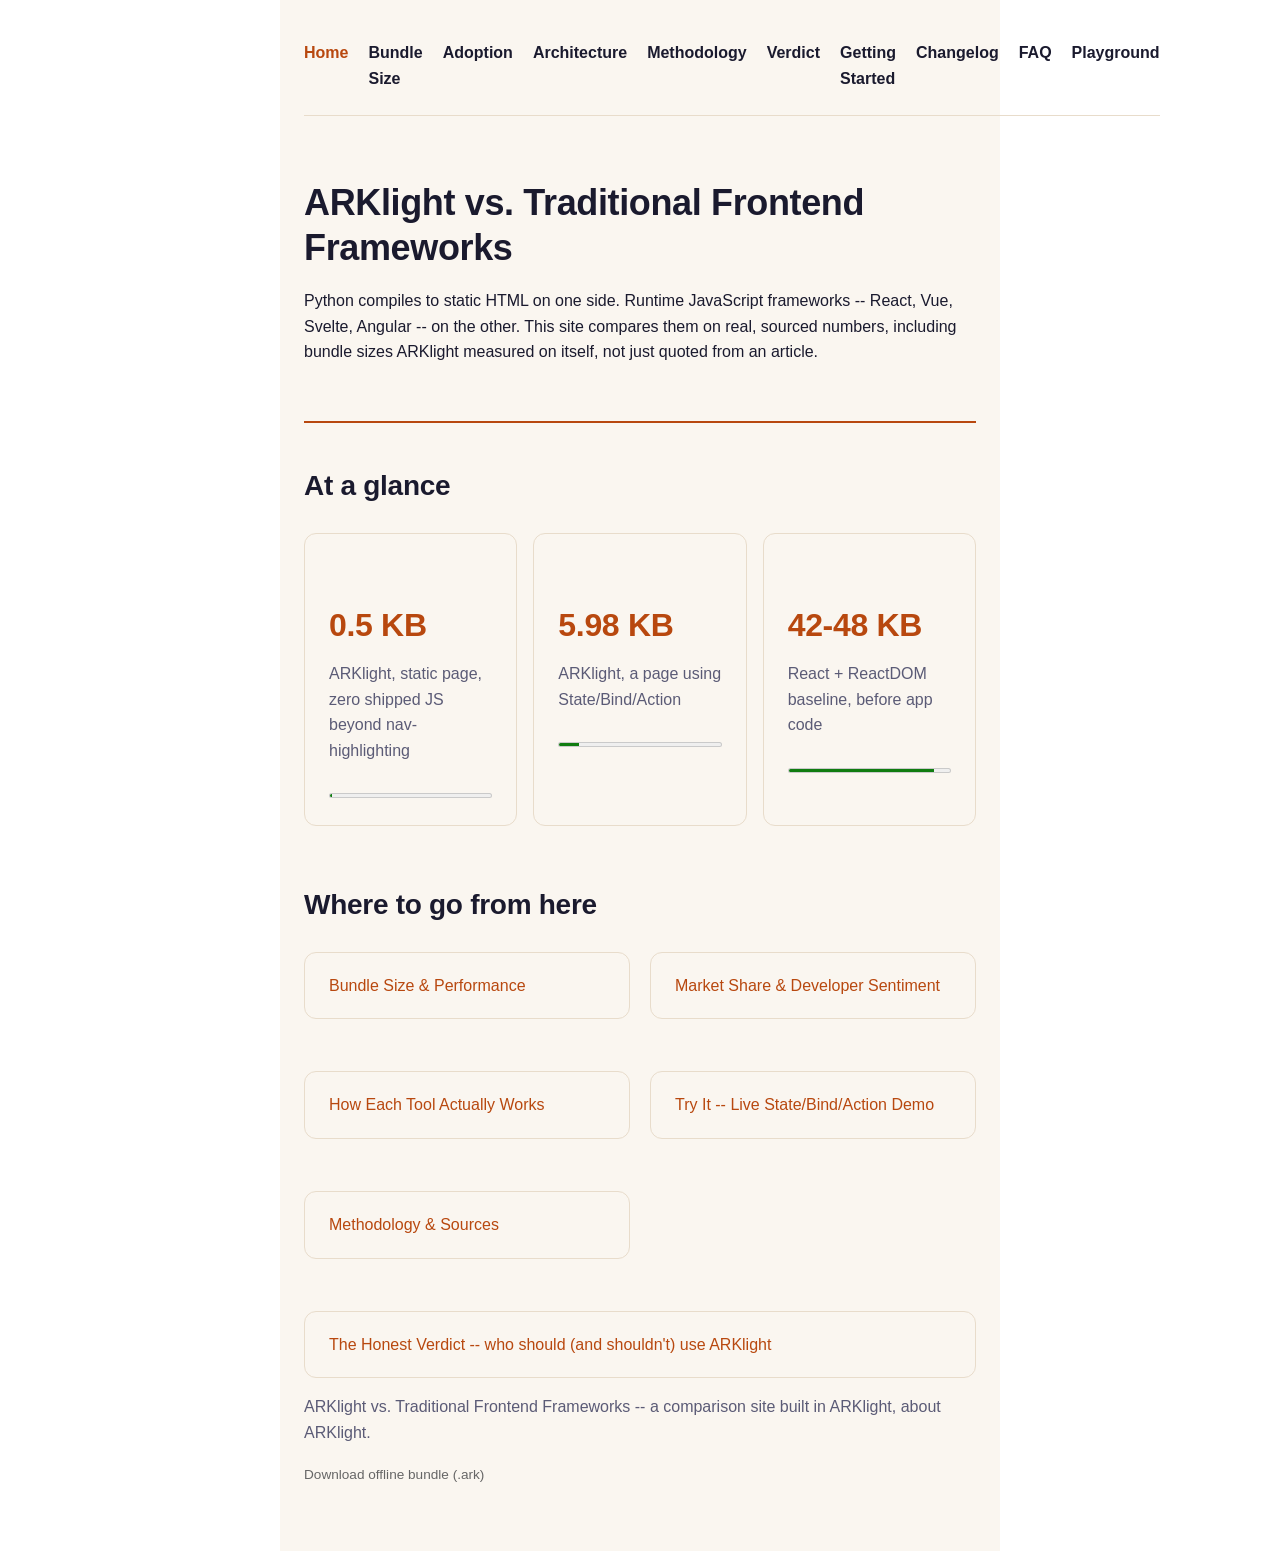
<file: ARK/index.html>
<!DOCTYPE html>
<html lang="en">
<head>
  <meta charset="utf-8">
  <meta name="viewport" content="width=device-width, initial-scale=1">
  <title>ARKlight vs. Traditional Frontend Frameworks</title>
  <link rel="stylesheet" href="styles.css">
  <meta name="description" content="A sourced comparison of ARKlight against React, Vue, Svelte, and Angular.">
  <link rel="icon" href="assets/favicon.png">
  <meta property="og:title" content="ARKlight vs. Traditional Frontend Frameworks">
  <meta property="og:description" content="A sourced comparison of ARKlight against React, Vue, Svelte, and Angular.">
  <meta property="og:image" content="assets/bundle-size-bar.png">
</head>
<body>
<div style="--ark-accent: #b8480f; --ark-accent-hover: #8f3709; --ark-border: #e8dccb; background: #faf6f0; margin: -2.5rem -1.5rem -4rem; padding: 2.5rem 1.5rem 4rem"><header class="cluster"><nav class="nav"><a href="index.html">Home</a><a href="bundle-size.html">Bundle Size</a><a href="adoption.html">Adoption</a><a href="architecture.html">Architecture</a><a href="methodology.html">Methodology</a><a href="verdict.html">Verdict</a><a href="getting-started.html">Getting Started</a><a href="changelog.html">Changelog</a><a href="faq.html">FAQ</a><a href="playground.html">Playground</a></nav></header><main class="page"><div class="hero"><h1>ARKlight vs. Traditional Frontend Frameworks</h1><p>Python compiles to static HTML on one side. Runtime JavaScript frameworks -- React, Vue, Svelte, Angular -- on the other. This site compares them on real, sourced numbers, including bundle sizes ARKlight measured on itself, not just quoted from an article.</p></div><h2>At a glance</h2><div class="switcher"><div class="card"><h3 class="kpi-value">0.5 KB</h3><p class="muted">ARKlight, static page, zero shipped JS beyond nav-highlighting</p><meter value="0.5" min="0" max="50">ARKlight static</meter></div><div class="card"><h3 class="kpi-value">5.98 KB</h3><p class="muted">ARKlight, a page using State/Bind/Action</p><meter value="5.98" min="0" max="50">ARKlight stateful</meter></div><div class="card"><h3 class="kpi-value">42-48 KB</h3><p class="muted">React + ReactDOM baseline, before app code</p><meter value="45" min="0" max="50">React baseline</meter></div></div><h2>Where to go from here</h2><div class="grid"><a href="bundle-size.html" class="card">Bundle Size &amp; Performance</a><a href="adoption.html" class="card">Market Share &amp; Developer Sentiment</a><a href="architecture.html" class="card">How Each Tool Actually Works</a><a href="playground.html" class="card">Try It -- Live State/Bind/Action Demo</a><a href="methodology.html" class="card">Methodology &amp; Sources</a><a href="verdict.html" class="card bento-hero">The Honest Verdict -- who should (and shouldn&#x27;t) use ARKlight</a></div></main><footer><p class="muted">ARKlight vs. Traditional Frontend Frameworks -- a comparison site built in ARKlight, about ARKlight.</p><a href="arklight-vs-frontend.ark" class="source-note">Download offline bundle (.ark)</a></footer></div>
<script src="arklight.js" defer></script>
</body>
</html>
</file>
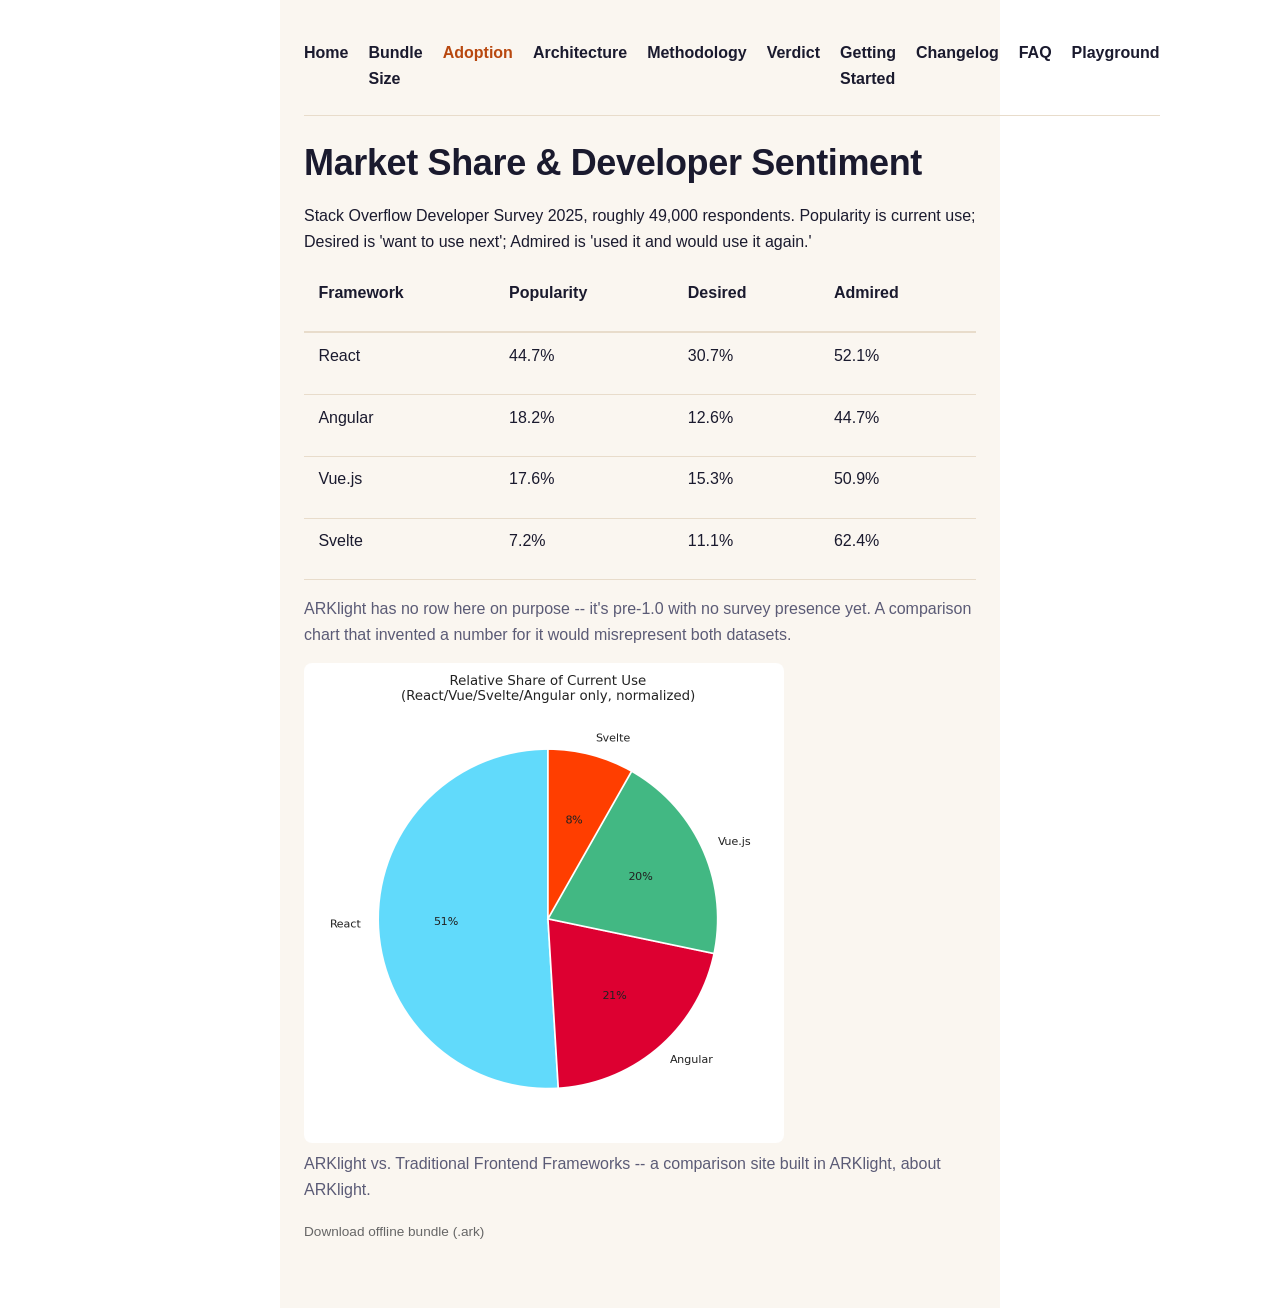
<file: ARK/adoption.html>
<!DOCTYPE html>
<html lang="en">
<head>
  <meta charset="utf-8">
  <meta name="viewport" content="width=device-width, initial-scale=1">
  <title>Market Share &amp; Developer Sentiment</title>
  <link rel="stylesheet" href="styles.css">
  <meta name="description" content="Stack Overflow Developer Survey 2025: popularity, desire, and admiration for React, Vue, Svelte, and Angular.">
  <link rel="icon" href="assets/favicon.png">
  <meta property="og:title" content="Market Share &amp; Developer Sentiment">
  <meta property="og:description" content="Stack Overflow Developer Survey 2025: popularity, desire, and admiration for React, Vue, Svelte, and Angular.">
  <meta property="og:image" content="assets/bundle-size-bar.png">
</head>
<body>
<div style="--ark-accent: #b8480f; --ark-accent-hover: #8f3709; --ark-border: #e8dccb; background: #faf6f0; margin: -2.5rem -1.5rem -4rem; padding: 2.5rem 1.5rem 4rem"><header class="cluster"><nav class="nav"><a href="index.html">Home</a><a href="bundle-size.html">Bundle Size</a><a href="adoption.html">Adoption</a><a href="architecture.html">Architecture</a><a href="methodology.html">Methodology</a><a href="verdict.html">Verdict</a><a href="getting-started.html">Getting Started</a><a href="changelog.html">Changelog</a><a href="faq.html">FAQ</a><a href="playground.html">Playground</a></nav></header><main class="page"><h1>Market Share &amp; Developer Sentiment</h1><p>Stack Overflow Developer Survey 2025, roughly 49,000 respondents. Popularity is current use; Desired is &#x27;want to use next&#x27;; Admired is &#x27;used it and would use it again.&#x27;</p><table><thead><tr><th><p>Framework</p></th><th><p>Popularity</p></th><th><p>Desired</p></th><th><p>Admired</p></th></tr></thead><tbody><tr><td><p>React</p></td><td><p>44.7%</p></td><td><p>30.7%</p></td><td><p>52.1%</p></td></tr><tr><td><p>Angular</p></td><td><p>18.2%</p></td><td><p>12.6%</p></td><td><p>44.7%</p></td></tr><tr><td><p>Vue.js</p></td><td><p>17.6%</p></td><td><p>15.3%</p></td><td><p>50.9%</p></td></tr><tr><td><p>Svelte</p></td><td><p>7.2%</p></td><td><p>11.1%</p></td><td><p>62.4%</p></td></tr></tbody></table><p class="muted">ARKlight has no row here on purpose -- it&#x27;s pre-1.0 with no survey presence yet. A comparison chart that invented a number for it would misrepresent both datasets.</p><img src="assets/adoption-pie.png" alt="Pie chart: relative share of current use among React, Vue, Svelte, and Angular, normalized to 100%" style="max-width: 480px; height: auto" /></main><footer><p class="muted">ARKlight vs. Traditional Frontend Frameworks -- a comparison site built in ARKlight, about ARKlight.</p><a href="arklight-vs-frontend.ark" class="source-note">Download offline bundle (.ark)</a></footer></div>
<script src="arklight.js" defer></script>
</body>
</html>
</file>
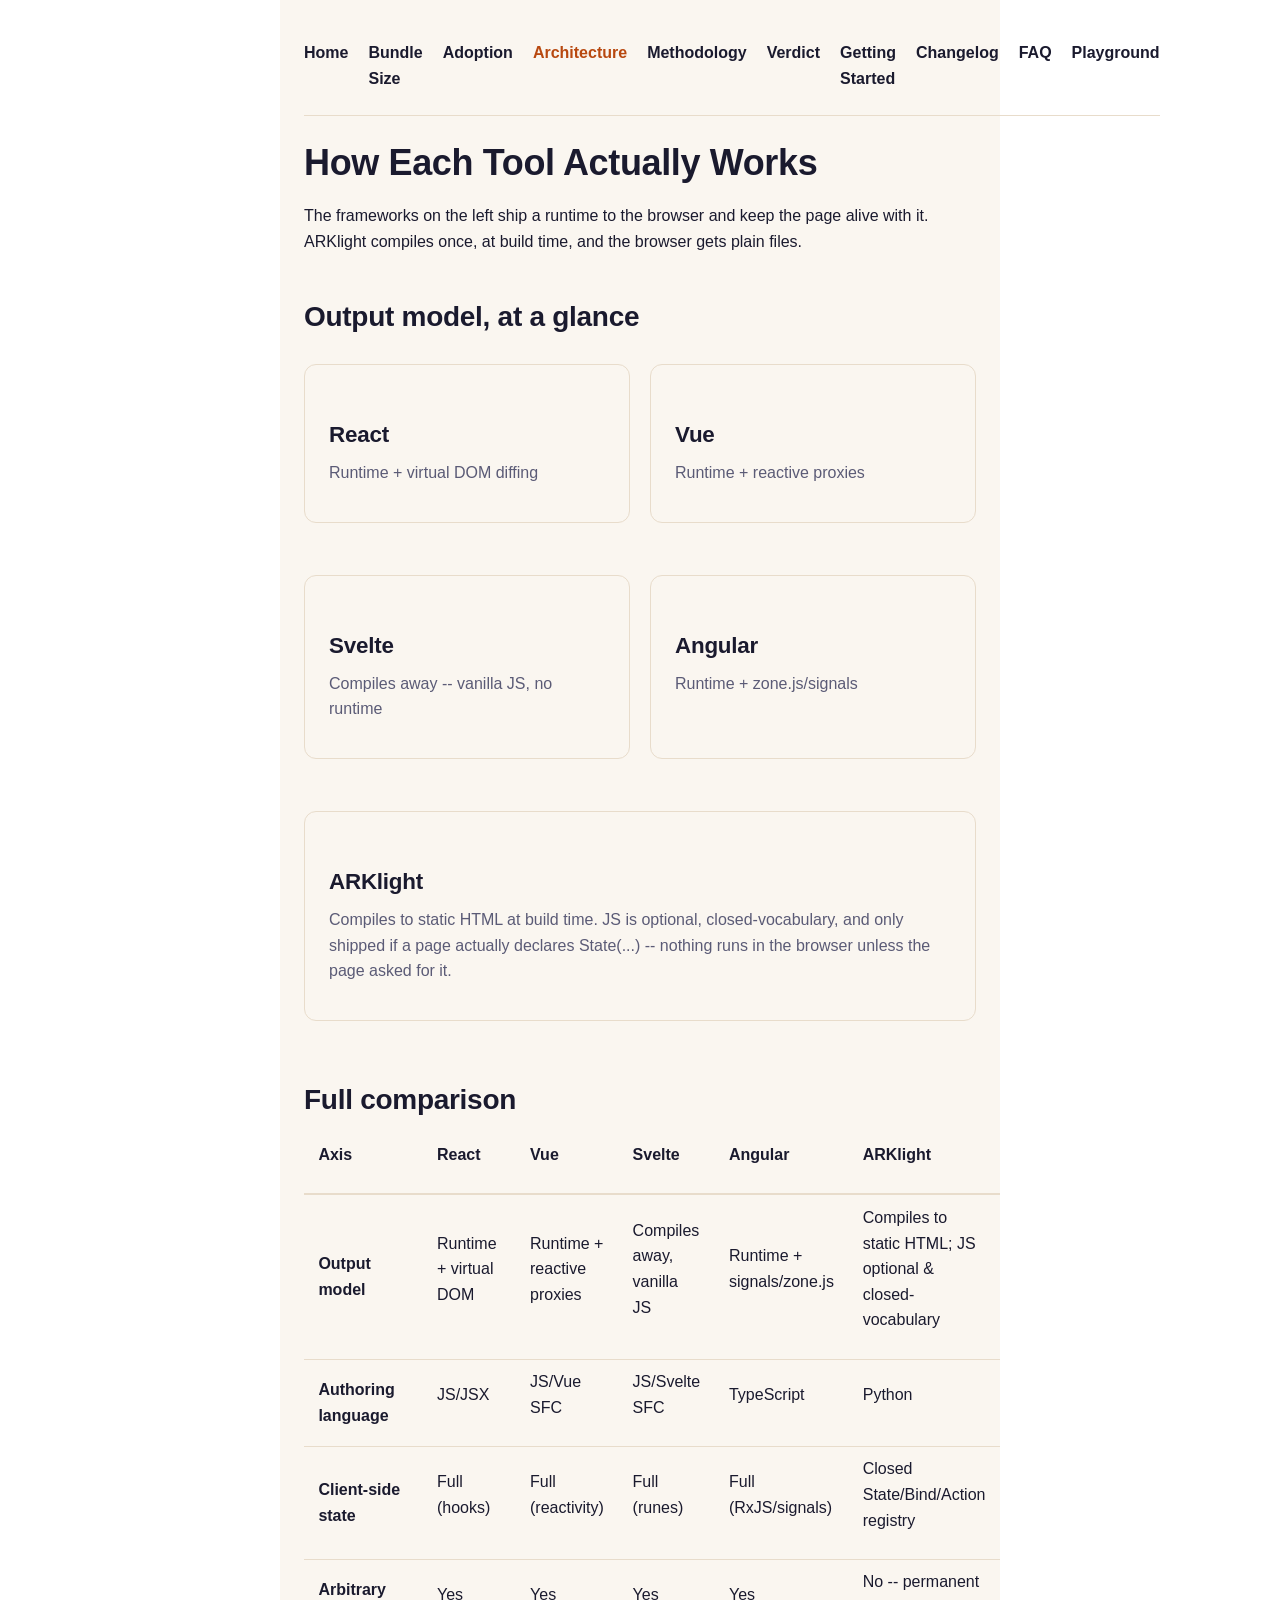
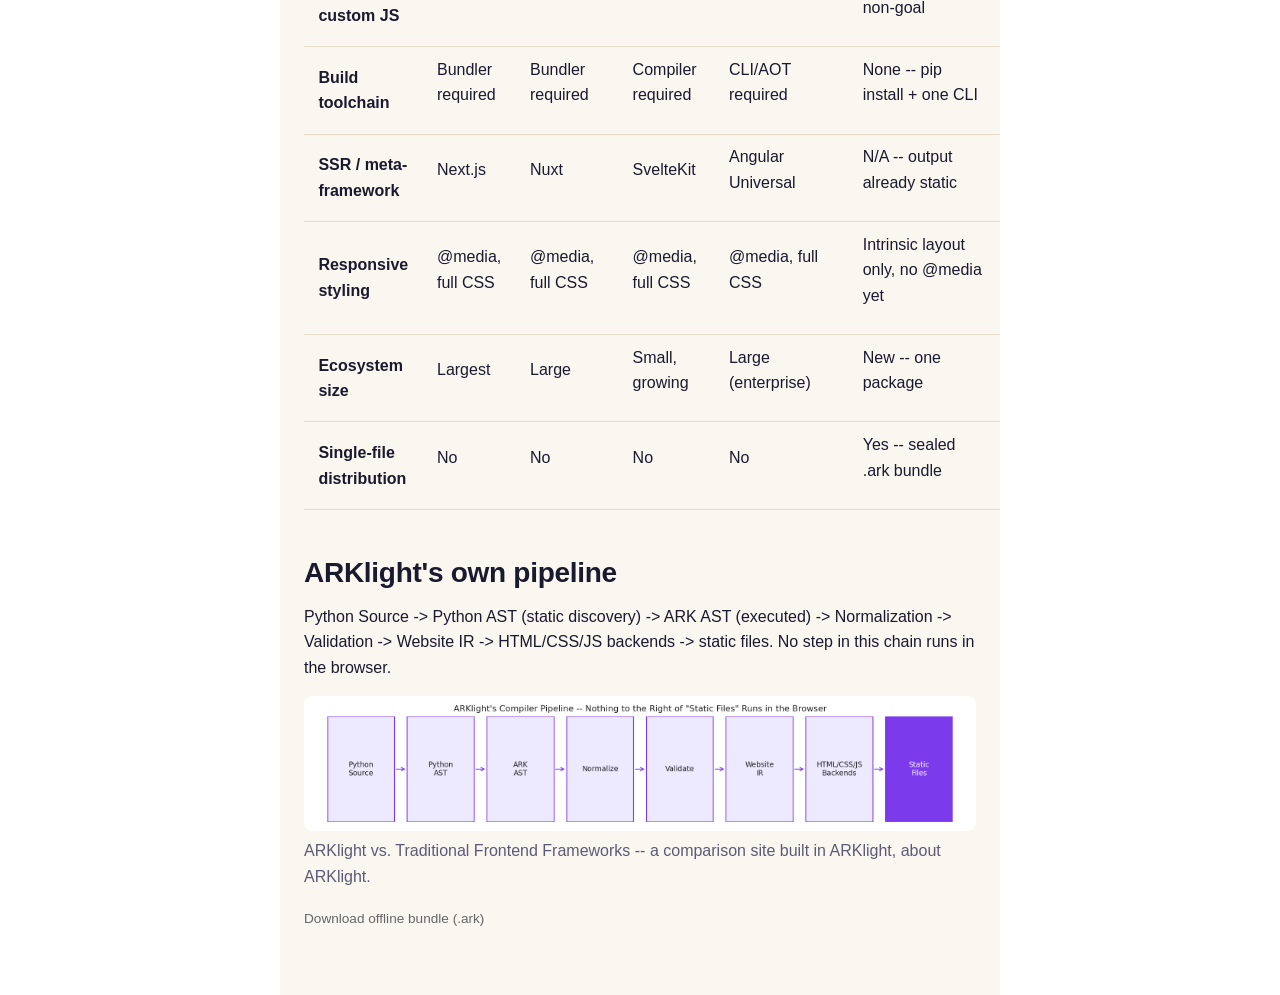
<file: ARK/architecture.html>
<!DOCTYPE html>
<html lang="en">
<head>
  <meta charset="utf-8">
  <meta name="viewport" content="width=device-width, initial-scale=1">
  <title>How Each Tool Actually Works</title>
  <link rel="stylesheet" href="styles.css">
  <meta name="description" content="Architectural comparison: virtual DOM, compile-away, and static-compiler models.">
  <link rel="icon" href="assets/favicon.png">
  <meta property="og:title" content="How Each Tool Actually Works">
  <meta property="og:description" content="Architectural comparison: virtual DOM, compile-away, and static-compiler models.">
  <meta property="og:image" content="assets/bundle-size-bar.png">
</head>
<body>
<div style="--ark-accent: #b8480f; --ark-accent-hover: #8f3709; --ark-border: #e8dccb; background: #faf6f0; margin: -2.5rem -1.5rem -4rem; padding: 2.5rem 1.5rem 4rem"><header class="cluster"><nav class="nav"><a href="index.html">Home</a><a href="bundle-size.html">Bundle Size</a><a href="adoption.html">Adoption</a><a href="architecture.html">Architecture</a><a href="methodology.html">Methodology</a><a href="verdict.html">Verdict</a><a href="getting-started.html">Getting Started</a><a href="changelog.html">Changelog</a><a href="faq.html">FAQ</a><a href="playground.html">Playground</a></nav></header><main class="page"><h1>How Each Tool Actually Works</h1><p>The frameworks on the left ship a runtime to the browser and keep the page alive with it. ARKlight compiles once, at build time, and the browser gets plain files.</p><h2>Output model, at a glance</h2><div class="grid"><div class="card"><h3>React</h3><p class="muted">Runtime + virtual DOM diffing</p></div><div class="card"><h3>Vue</h3><p class="muted">Runtime + reactive proxies</p></div><div class="card"><h3>Svelte</h3><p class="muted">Compiles away -- vanilla JS, no runtime</p></div><div class="card"><h3>Angular</h3><p class="muted">Runtime + zone.js/signals</p></div><div class="card bento-hero"><h3>ARKlight</h3><p class="muted">Compiles to static HTML at build time. JS is optional, closed-vocabulary, and only shipped if a page actually declares State(...) -- nothing runs in the browser unless the page asked for it.</p></div></div><h2>Full comparison</h2><table><thead><tr><th><p>Axis</p></th><th><p>React</p></th><th><p>Vue</p></th><th><p>Svelte</p></th><th><p>Angular</p></th><th><p>ARKlight</p></th></tr></thead><tbody><tr><td><strong>Output model</strong></td><td><p>Runtime + virtual DOM</p></td><td><p>Runtime + reactive proxies</p></td><td><p>Compiles away, vanilla JS</p></td><td><p>Runtime + signals/zone.js</p></td><td><p>Compiles to static HTML; JS optional &amp; closed-vocabulary</p></td></tr><tr><td><strong>Authoring language</strong></td><td><p>JS/JSX</p></td><td><p>JS/Vue SFC</p></td><td><p>JS/Svelte SFC</p></td><td><p>TypeScript</p></td><td><p>Python</p></td></tr><tr><td><strong>Client-side state</strong></td><td><p>Full (hooks)</p></td><td><p>Full (reactivity)</p></td><td><p>Full (runes)</p></td><td><p>Full (RxJS/signals)</p></td><td><p>Closed State/Bind/Action registry</p></td></tr><tr><td><strong>Arbitrary custom JS</strong></td><td><p>Yes</p></td><td><p>Yes</p></td><td><p>Yes</p></td><td><p>Yes</p></td><td><p>No -- permanent non-goal</p></td></tr><tr><td><strong>Build toolchain</strong></td><td><p>Bundler required</p></td><td><p>Bundler required</p></td><td><p>Compiler required</p></td><td><p>CLI/AOT required</p></td><td><p>None -- pip install + one CLI</p></td></tr><tr><td><strong>SSR / meta-framework</strong></td><td><p>Next.js</p></td><td><p>Nuxt</p></td><td><p>SvelteKit</p></td><td><p>Angular Universal</p></td><td><p>N/A -- output already static</p></td></tr><tr><td><strong>Responsive styling</strong></td><td><p>@media, full CSS</p></td><td><p>@media, full CSS</p></td><td><p>@media, full CSS</p></td><td><p>@media, full CSS</p></td><td><p>Intrinsic layout only, no @media yet</p></td></tr><tr><td><strong>Ecosystem size</strong></td><td><p>Largest</p></td><td><p>Large</p></td><td><p>Small, growing</p></td><td><p>Large (enterprise)</p></td><td><p>New -- one package</p></td></tr><tr><td><strong>Single-file distribution</strong></td><td><p>No</p></td><td><p>No</p></td><td><p>No</p></td><td><p>No</p></td><td><p>Yes -- sealed .ark bundle</p></td></tr></tbody></table><h2>ARKlight&#x27;s own pipeline</h2><p>Python Source -&gt; Python AST (static discovery) -&gt; ARK AST (executed) -&gt; Normalization -&gt; Validation -&gt; Website IR -&gt; HTML/CSS/JS backends -&gt; static files. No step in this chain runs in the browser.</p><img src="assets/pipeline-diagram.png" alt="Diagram of ARKlight&#x27;s compiler pipeline from Python source to static files" style="max-width: 100%; height: auto" /></main><footer><p class="muted">ARKlight vs. Traditional Frontend Frameworks -- a comparison site built in ARKlight, about ARKlight.</p><a href="arklight-vs-frontend.ark" class="source-note">Download offline bundle (.ark)</a></footer></div>
<script src="arklight.js" defer></script>
</body>
</html>
</file>
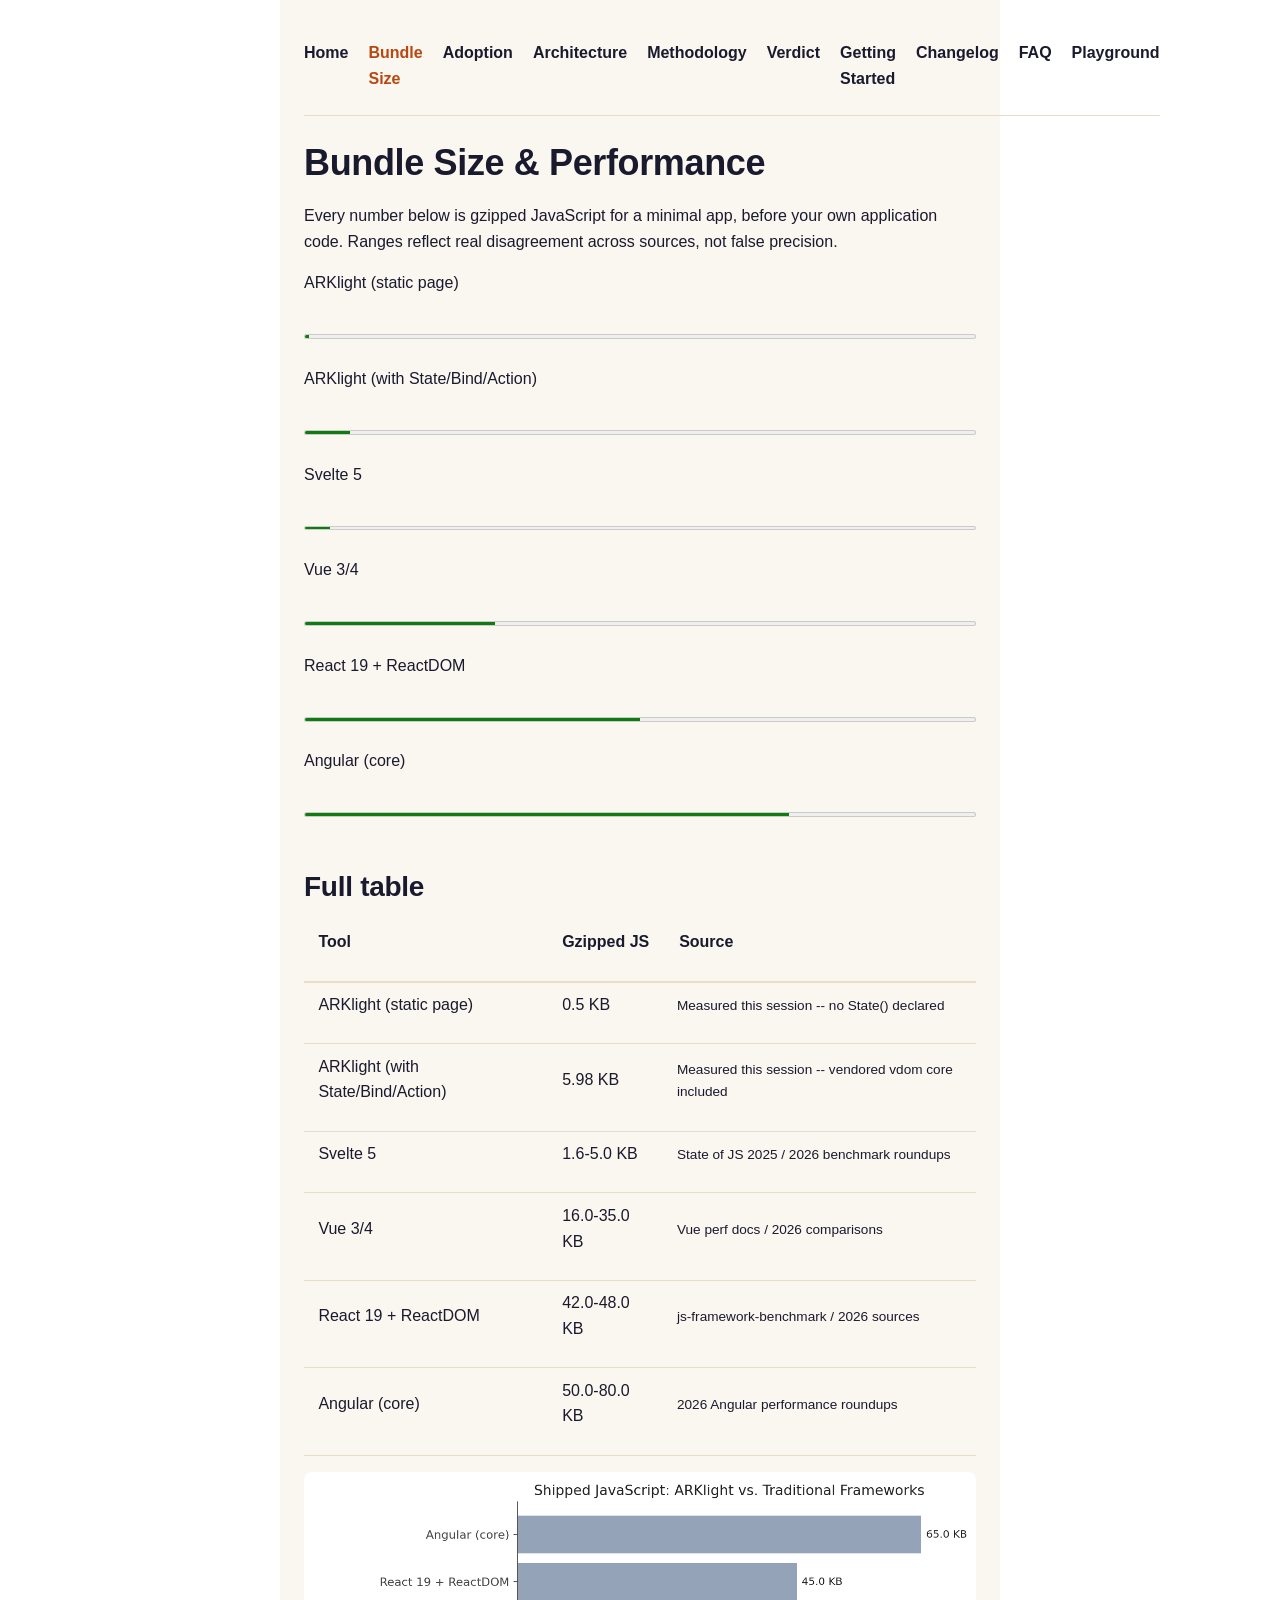
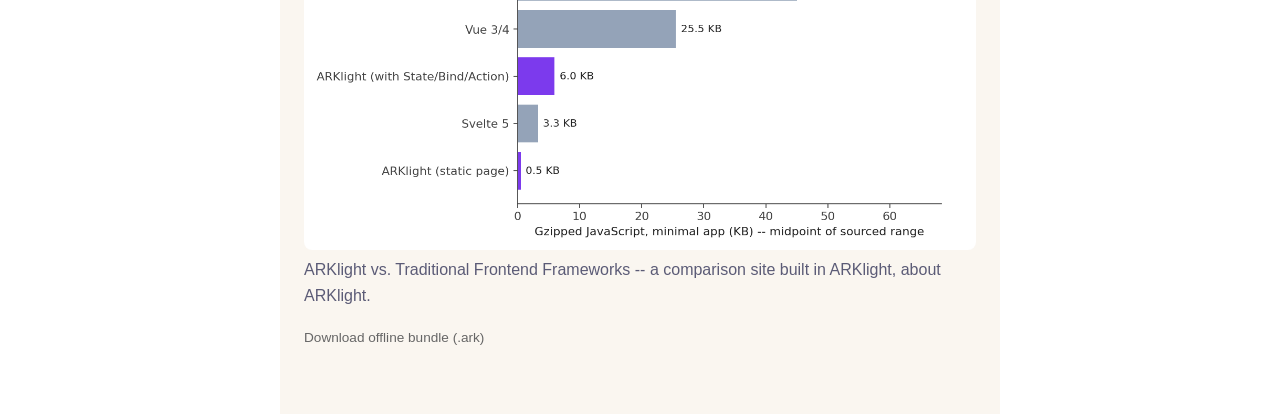
<file: ARK/bundle-size.html>
<!DOCTYPE html>
<html lang="en">
<head>
  <meta charset="utf-8">
  <meta name="viewport" content="width=device-width, initial-scale=1">
  <title>Bundle Size &amp; Performance</title>
  <link rel="stylesheet" href="styles.css">
  <meta name="description" content="Gzipped JavaScript payload comparison: React, Vue, Svelte, Angular, and ARKlight.">
  <link rel="icon" href="assets/favicon.png">
  <meta property="og:title" content="Bundle Size &amp; Performance">
  <meta property="og:description" content="Gzipped JavaScript payload comparison: React, Vue, Svelte, Angular, and ARKlight.">
  <meta property="og:image" content="assets/bundle-size-bar.png">
</head>
<body>
<div style="--ark-accent: #b8480f; --ark-accent-hover: #8f3709; --ark-border: #e8dccb; background: #faf6f0; margin: -2.5rem -1.5rem -4rem; padding: 2.5rem 1.5rem 4rem"><header class="cluster"><nav class="nav"><a href="index.html">Home</a><a href="bundle-size.html">Bundle Size</a><a href="adoption.html">Adoption</a><a href="architecture.html">Architecture</a><a href="methodology.html">Methodology</a><a href="verdict.html">Verdict</a><a href="getting-started.html">Getting Started</a><a href="changelog.html">Changelog</a><a href="faq.html">FAQ</a><a href="playground.html">Playground</a></nav></header><main class="page"><h1>Bundle Size &amp; Performance</h1><p>Every number below is gzipped JavaScript for a minimal app, before your own application code. Ranges reflect real disagreement across sources, not false precision.</p><div class="stack"><div class="stack"><p>ARKlight (static page)</p><meter value="0.5" min="0" max="90">ARKlight (static page)</meter></div><div class="stack"><p>ARKlight (with State/Bind/Action)</p><meter value="5.98" min="0" max="90">ARKlight (with State/Bind/Action)</meter></div><div class="stack"><p>Svelte 5</p><meter value="3.3" min="0" max="90">Svelte 5</meter></div><div class="stack"><p>Vue 3/4</p><meter value="25.5" min="0" max="90">Vue 3/4</meter></div><div class="stack"><p>React 19 + ReactDOM</p><meter value="45.0" min="0" max="90">React 19 + ReactDOM</meter></div><div class="stack"><p>Angular (core)</p><meter value="65.0" min="0" max="90">Angular (core)</meter></div></div><h2>Full table</h2><table><thead><tr><th><p>Tool</p></th><th><p>Gzipped JS</p></th><th><p>Source</p></th></tr></thead><tbody><tr><td><p>ARKlight (static page)</p></td><td><p>0.5 KB</p></td><td class="source-note"><p>Measured this session -- no State() declared</p></td></tr><tr><td><p>ARKlight (with State/Bind/Action)</p></td><td><p>5.98 KB</p></td><td class="source-note"><p>Measured this session -- vendored vdom core included</p></td></tr><tr><td><p>Svelte 5</p></td><td><p>1.6-5.0 KB</p></td><td class="source-note"><p>State of JS 2025 / 2026 benchmark roundups</p></td></tr><tr><td><p>Vue 3/4</p></td><td><p>16.0-35.0 KB</p></td><td class="source-note"><p>Vue perf docs / 2026 comparisons</p></td></tr><tr><td><p>React 19 + ReactDOM</p></td><td><p>42.0-48.0 KB</p></td><td class="source-note"><p>js-framework-benchmark / 2026 sources</p></td></tr><tr><td><p>Angular (core)</p></td><td><p>50.0-80.0 KB</p></td><td class="source-note"><p>2026 Angular performance roundups</p></td></tr></tbody></table><img src="assets/bundle-size-bar.png" alt="Bar chart: gzipped JavaScript for ARKlight, Svelte, Vue, React, and Angular" style="max-width: 100%; height: auto" /></main><footer><p class="muted">ARKlight vs. Traditional Frontend Frameworks -- a comparison site built in ARKlight, about ARKlight.</p><a href="arklight-vs-frontend.ark" class="source-note">Download offline bundle (.ark)</a></footer></div>
<script src="arklight.js" defer></script>
</body>
</html>
</file>
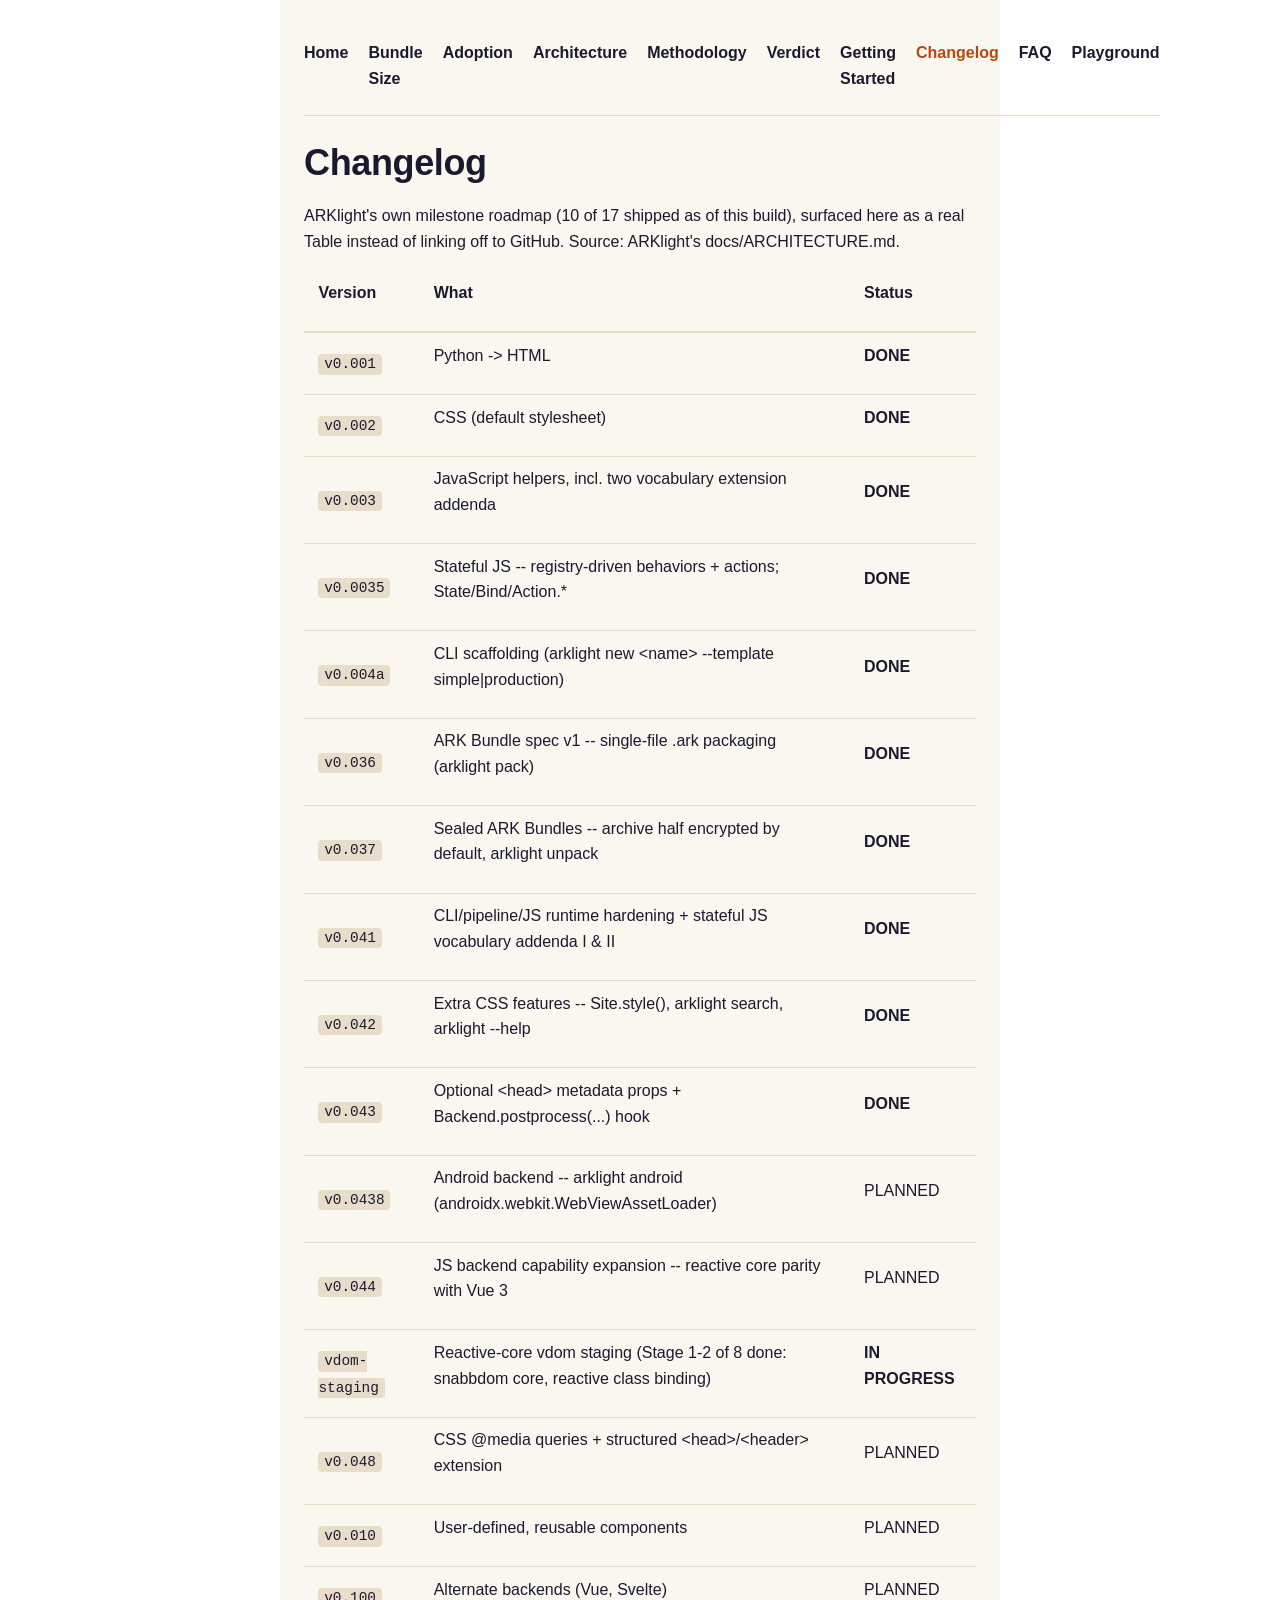
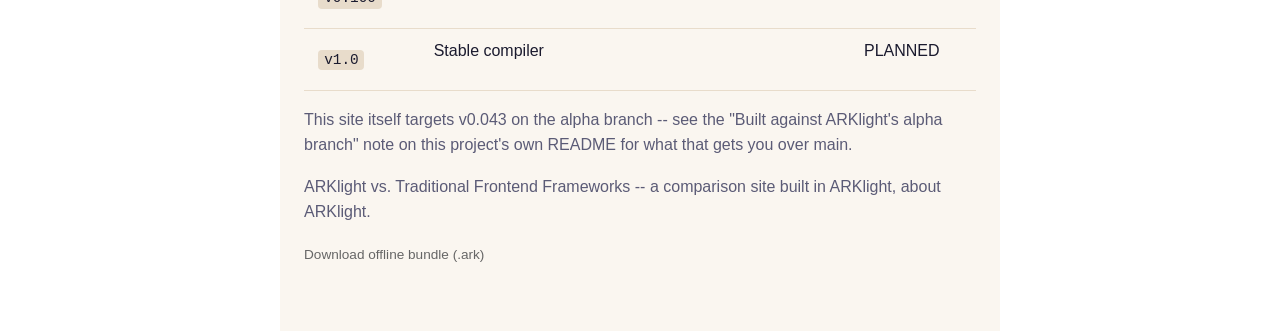
<file: ARK/changelog.html>
<!DOCTYPE html>
<html lang="en">
<head>
  <meta charset="utf-8">
  <meta name="viewport" content="width=device-width, initial-scale=1">
  <title>Changelog</title>
  <link rel="stylesheet" href="styles.css">
  <meta name="description" content="ARKlight&#x27;s full milestone history, shipped and planned.">
  <link rel="icon" href="assets/favicon.png">
  <meta property="og:title" content="Changelog">
  <meta property="og:description" content="ARKlight&#x27;s full milestone history, shipped and planned.">
  <meta property="og:image" content="assets/bundle-size-bar.png">
</head>
<body>
<div style="--ark-accent: #b8480f; --ark-accent-hover: #8f3709; --ark-border: #e8dccb; background: #faf6f0; margin: -2.5rem -1.5rem -4rem; padding: 2.5rem 1.5rem 4rem"><header class="cluster"><nav class="nav"><a href="index.html">Home</a><a href="bundle-size.html">Bundle Size</a><a href="adoption.html">Adoption</a><a href="architecture.html">Architecture</a><a href="methodology.html">Methodology</a><a href="verdict.html">Verdict</a><a href="getting-started.html">Getting Started</a><a href="changelog.html">Changelog</a><a href="faq.html">FAQ</a><a href="playground.html">Playground</a></nav></header><main class="page"><h1>Changelog</h1><p>ARKlight&#x27;s own milestone roadmap (10 of 17 shipped as of this build), surfaced here as a real Table instead of linking off to GitHub. Source: ARKlight&#x27;s docs/ARCHITECTURE.md.</p><table><thead><tr><th><p>Version</p></th><th><p>What</p></th><th><p>Status</p></th></tr></thead><tbody><tr><td><code>v0.001</code></td><td><p>Python -&gt; HTML</p></td><td class="status-done"><p>DONE</p></td></tr><tr><td><code>v0.002</code></td><td><p>CSS (default stylesheet)</p></td><td class="status-done"><p>DONE</p></td></tr><tr><td><code>v0.003</code></td><td><p>JavaScript helpers, incl. two vocabulary extension addenda</p></td><td class="status-done"><p>DONE</p></td></tr><tr><td><code>v0.0035</code></td><td><p>Stateful JS -- registry-driven behaviors + actions; State/Bind/Action.*</p></td><td class="status-done"><p>DONE</p></td></tr><tr><td><code>v0.004a</code></td><td><p>CLI scaffolding (arklight new &lt;name&gt; --template simple|production)</p></td><td class="status-done"><p>DONE</p></td></tr><tr><td><code>v0.036</code></td><td><p>ARK Bundle spec v1 -- single-file .ark packaging (arklight pack)</p></td><td class="status-done"><p>DONE</p></td></tr><tr><td><code>v0.037</code></td><td><p>Sealed ARK Bundles -- archive half encrypted by default, arklight unpack</p></td><td class="status-done"><p>DONE</p></td></tr><tr><td><code>v0.041</code></td><td><p>CLI/pipeline/JS runtime hardening + stateful JS vocabulary addenda I &amp; II</p></td><td class="status-done"><p>DONE</p></td></tr><tr><td><code>v0.042</code></td><td><p>Extra CSS features -- Site.style(), arklight search, arklight --help</p></td><td class="status-done"><p>DONE</p></td></tr><tr><td><code>v0.043</code></td><td><p>Optional &lt;head&gt; metadata props + Backend.postprocess(...) hook</p></td><td class="status-done"><p>DONE</p></td></tr><tr><td><code>v0.0438</code></td><td><p>Android backend -- arklight android (androidx.webkit.WebViewAssetLoader)</p></td><td class="status-planned"><p>PLANNED</p></td></tr><tr><td><code>v0.044</code></td><td><p>JS backend capability expansion -- reactive core parity with Vue 3</p></td><td class="status-planned"><p>PLANNED</p></td></tr><tr><td><code>vdom-staging</code></td><td><p>Reactive-core vdom staging (Stage 1-2 of 8 done: snabbdom core, reactive class binding)</p></td><td class="status-in-progress"><p>IN PROGRESS</p></td></tr><tr><td><code>v0.048</code></td><td><p>CSS @media queries + structured &lt;head&gt;/&lt;header&gt; extension</p></td><td class="status-planned"><p>PLANNED</p></td></tr><tr><td><code>v0.010</code></td><td><p>User-defined, reusable components</p></td><td class="status-planned"><p>PLANNED</p></td></tr><tr><td><code>v0.100</code></td><td><p>Alternate backends (Vue, Svelte)</p></td><td class="status-planned"><p>PLANNED</p></td></tr><tr><td><code>v1.0</code></td><td><p>Stable compiler</p></td><td class="status-planned"><p>PLANNED</p></td></tr></tbody></table><p class="muted">This site itself targets v0.043 on the alpha branch -- see the &quot;Built against ARKlight&#x27;s alpha branch&quot; note on this project&#x27;s own README for what that gets you over main.</p></main><footer><p class="muted">ARKlight vs. Traditional Frontend Frameworks -- a comparison site built in ARKlight, about ARKlight.</p><a href="arklight-vs-frontend.ark" class="source-note">Download offline bundle (.ark)</a></footer></div>
<script src="arklight.js" defer></script>
</body>
</html>
</file>
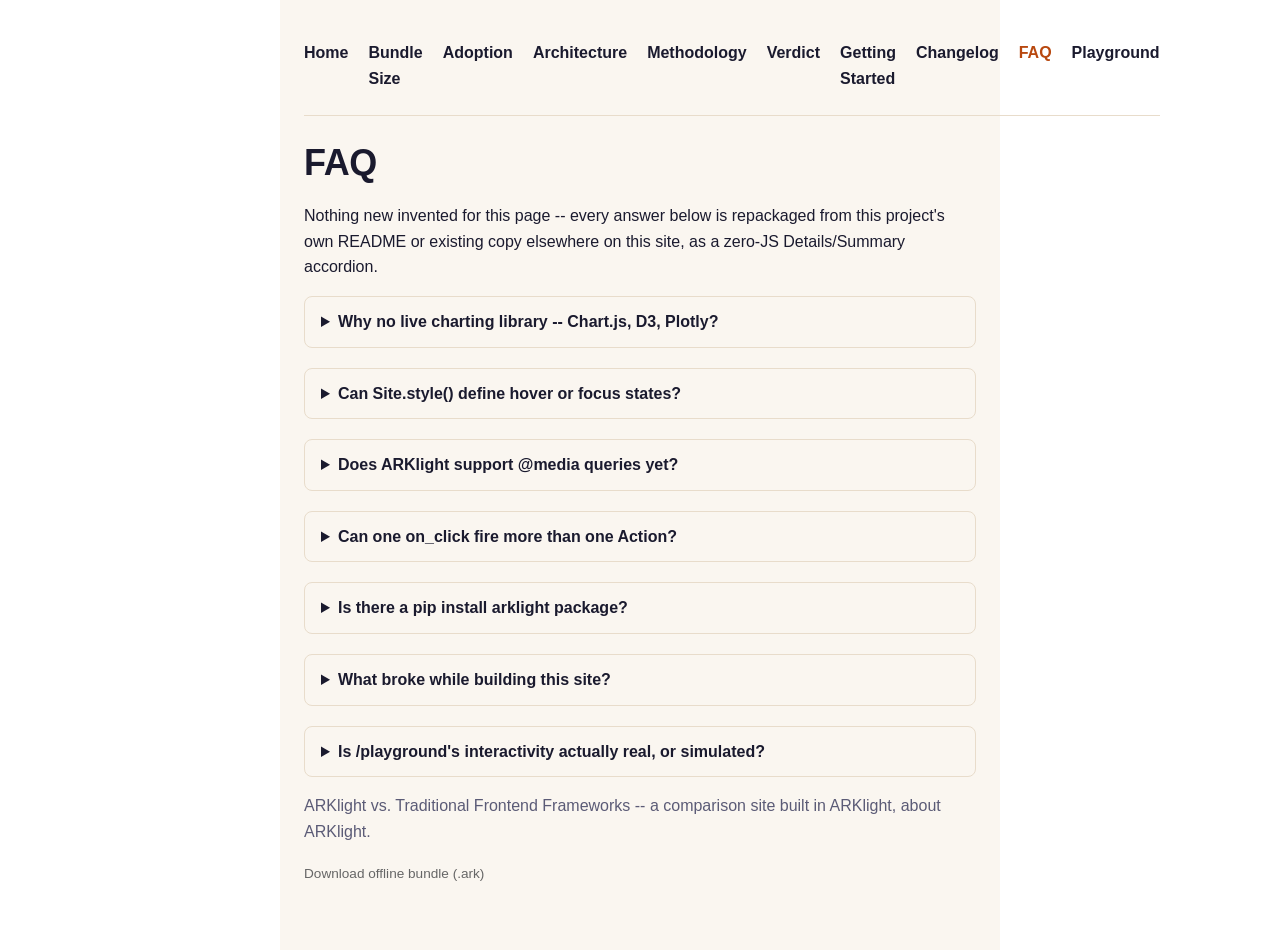
<file: ARK/faq.html>
<!DOCTYPE html>
<html lang="en">
<head>
  <meta charset="utf-8">
  <meta name="viewport" content="width=device-width, initial-scale=1">
  <title>FAQ</title>
  <link rel="stylesheet" href="styles.css">
  <meta name="description" content="Answers to the honest edge cases found while building this site -- no live charts, no @media yet, no PyPI package.">
  <link rel="icon" href="assets/favicon.png">
  <meta property="og:title" content="FAQ">
  <meta property="og:description" content="Answers to the honest edge cases found while building this site -- no live charts, no @media yet, no PyPI package.">
  <meta property="og:image" content="assets/bundle-size-bar.png">
</head>
<body>
<div style="--ark-accent: #b8480f; --ark-accent-hover: #8f3709; --ark-border: #e8dccb; background: #faf6f0; margin: -2.5rem -1.5rem -4rem; padding: 2.5rem 1.5rem 4rem"><header class="cluster"><nav class="nav"><a href="index.html">Home</a><a href="bundle-size.html">Bundle Size</a><a href="adoption.html">Adoption</a><a href="architecture.html">Architecture</a><a href="methodology.html">Methodology</a><a href="verdict.html">Verdict</a><a href="getting-started.html">Getting Started</a><a href="changelog.html">Changelog</a><a href="faq.html">FAQ</a><a href="playground.html">Playground</a></nav></header><main class="page"><h1>FAQ</h1><p>Nothing new invented for this page -- every answer below is repackaged from this project&#x27;s own README or existing copy elsewhere on this site, as a zero-JS Details/Summary accordion.</p><div class="stack"><details><summary>Why no live charting library -- Chart.js, D3, Plotly?</summary><p>Not a current gap -- a permanent design choice. Accepting arbitrary JS/HTML is a hard non-goal of ARKlight (confirmed directly against arklight.ir.schema.SCHEMA), so this site&#x27;s own charts are pre-rendered matplotlib PNGs, generated by a step outside ARKlight and embedded like any other image.</p></details><details><summary>Can Site.style() define hover or focus states?</summary><p>No. Custom class names are validated against ^[a-zA-Z_]\w*$ (letters, digits, underscore, hyphen only) -- a name like cta:hover is rejected before it reaches the generated stylesheet. Per-node style={...} has no such limit, but inline styles can&#x27;t express pseudo-classes either; there&#x27;s currently no ARKlight-native way to style :hover.</p></details><details><summary>Does ARKlight support @media queries yet?</summary><p>Not yet -- v0.048 is designed but not implemented. Today&#x27;s responsive layout is intrinsic-only: .stack/.switcher/.grid adapt from a container&#x27;s own available width via flexbox/grid sizing keywords, with no breakpoint tied to a device or screen size at all.</p></details><details><summary>Can one on_click fire more than one Action?</summary><p>No -- on_click takes a single ActionRef or a single behavior string, never a list, verified directly against arklight/ir/validate.py&#x27;s _validate_action. This is why /playground (Stage 8, PLAN.md Section 9) builds independent per-card toggles instead of a mutually-exclusive tab switcher.</p></details><details><summary>Is there a pip install arklight package?</summary><p>No -- there is no published arklight package on PyPI as of this writing. The only real install path is cloning ARKlight&#x27;s own repository (alpha or main) and running pip install -e . inside it. See the Methodology page for what installing the alpha branch vs. the (nonexistent) PyPI release actually looks like, including a license-acceptance gate found in main that alpha doesn&#x27;t have.</p></details><details><summary>What broke while building this site?</summary><p>One non-obvious bug specific to ARKlight&#x27;s two-phase execution model: `from data import X` inside a page function behaved differently than the same import at module level, because a site file&#x27;s top-level code and its page functions run in different compiler stages. Nothing about knowing Python in general predicts that -- it came from reading the traceback and reasoning about ARKlight&#x27;s loader specifically.</p></details><details><summary>Is /playground&#x27;s interactivity actually real, or simulated?</summary><p>Real. Each framework card gets its own State(&quot;show_detail_&lt;key&gt;&quot;, False), a Button with on_click=Action.toggle_bool(...), and bind_class=Bind.when(...) on the detail panel -- compiled to a data-ark-bind-class attribute the shipped runtime keeps in sync via classList.toggle(...) on every store change, not a hand-simulated demo. Verified end-to-end in a headless browser click-through, not just visually.</p></details></div></main><footer><p class="muted">ARKlight vs. Traditional Frontend Frameworks -- a comparison site built in ARKlight, about ARKlight.</p><a href="arklight-vs-frontend.ark" class="source-note">Download offline bundle (.ark)</a></footer></div>
<script src="arklight.js" defer></script>
</body>
</html>
</file>
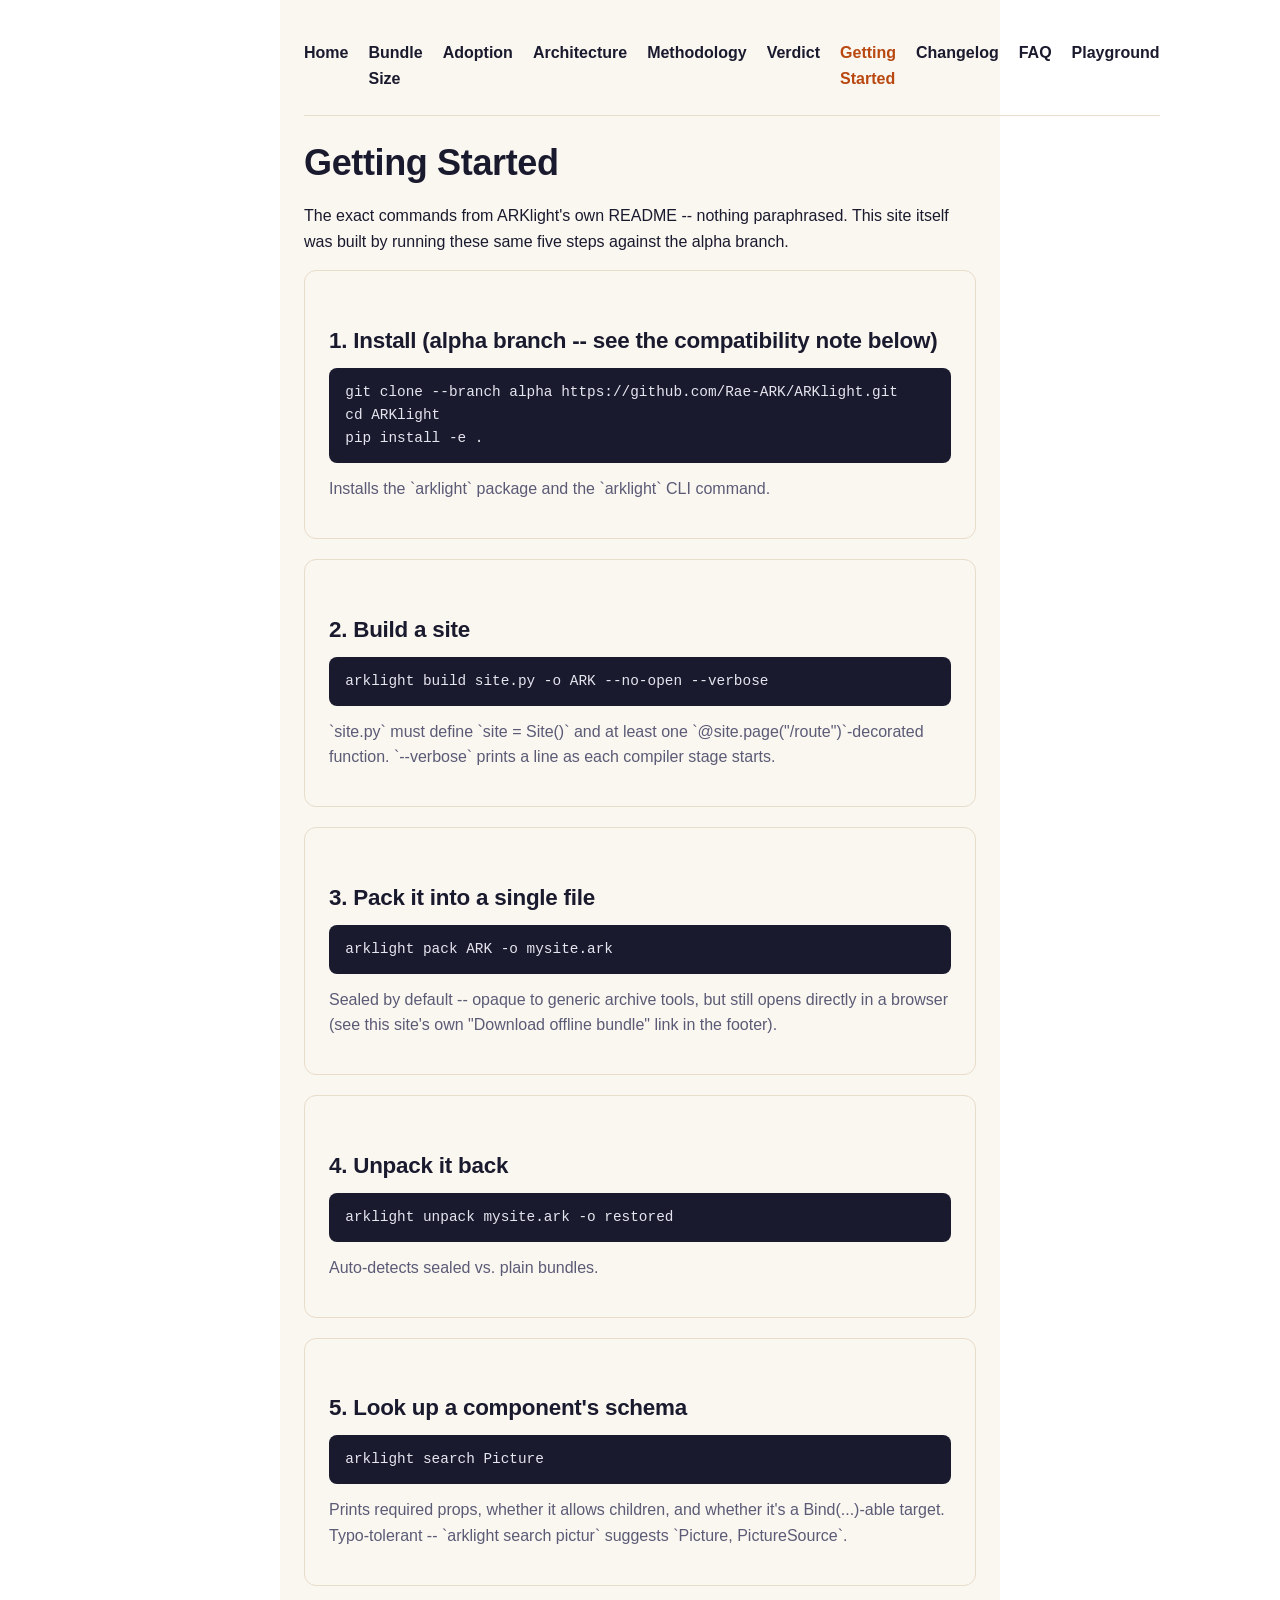
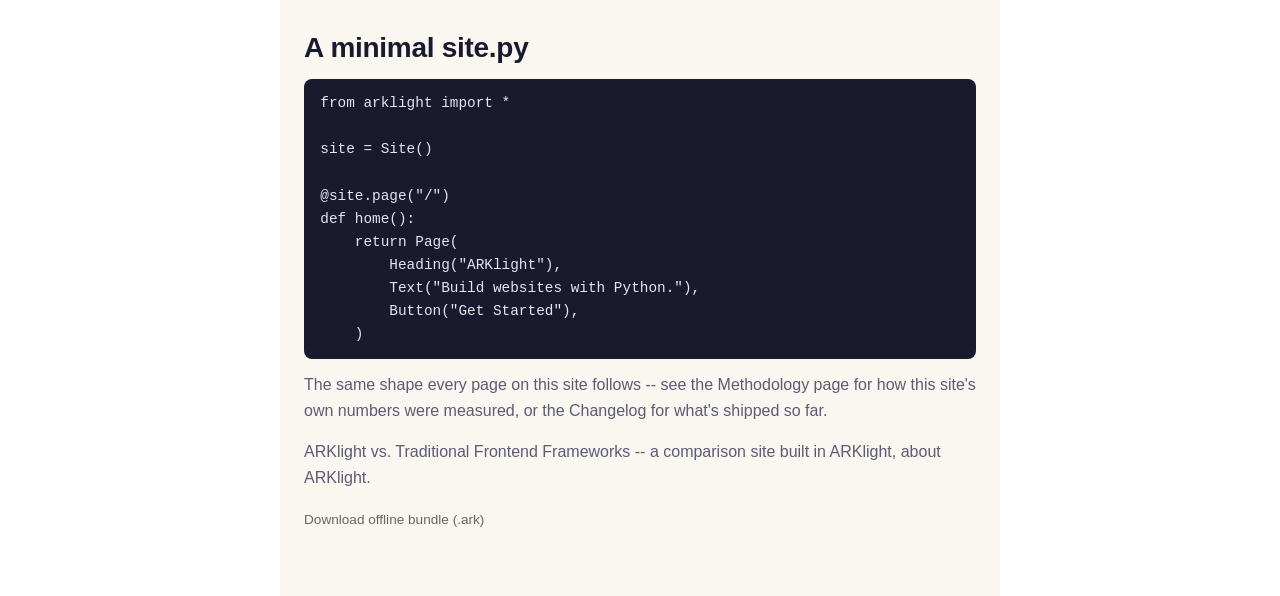
<file: ARK/getting-started.html>
<!DOCTYPE html>
<html lang="en">
<head>
  <meta charset="utf-8">
  <meta name="viewport" content="width=device-width, initial-scale=1">
  <title>Getting Started</title>
  <link rel="stylesheet" href="styles.css">
  <meta name="description" content="Install ARKlight&#x27;s alpha branch and build your first site -- the exact commands from ARKlight&#x27;s own README.">
  <link rel="icon" href="assets/favicon.png">
  <meta property="og:title" content="Getting Started">
  <meta property="og:description" content="Install ARKlight&#x27;s alpha branch and build your first site -- the exact commands from ARKlight&#x27;s own README.">
  <meta property="og:image" content="assets/bundle-size-bar.png">
</head>
<body>
<div style="--ark-accent: #b8480f; --ark-accent-hover: #8f3709; --ark-border: #e8dccb; background: #faf6f0; margin: -2.5rem -1.5rem -4rem; padding: 2.5rem 1.5rem 4rem"><header class="cluster"><nav class="nav"><a href="index.html">Home</a><a href="bundle-size.html">Bundle Size</a><a href="adoption.html">Adoption</a><a href="architecture.html">Architecture</a><a href="methodology.html">Methodology</a><a href="verdict.html">Verdict</a><a href="getting-started.html">Getting Started</a><a href="changelog.html">Changelog</a><a href="faq.html">FAQ</a><a href="playground.html">Playground</a></nav></header><main class="page"><h1>Getting Started</h1><p>The exact commands from ARKlight&#x27;s own README -- nothing paraphrased. This site itself was built by running these same five steps against the alpha branch.</p><div class="stack"><div class="card"><h3>1. Install (alpha branch -- see the compatibility note below)</h3><pre><code>git clone --branch alpha https://github.com/Rae-ARK/ARKlight.git
cd ARKlight
pip install -e .</code></pre><p class="muted">Installs the `arklight` package and the `arklight` CLI command.</p></div><div class="card"><h3>2. Build a site</h3><pre><code>arklight build site.py -o ARK --no-open --verbose</code></pre><p class="muted">`site.py` must define `site = Site()` and at least one `@site.page(&quot;/route&quot;)`-decorated function. `--verbose` prints a line as each compiler stage starts.</p></div><div class="card"><h3>3. Pack it into a single file</h3><pre><code>arklight pack ARK -o mysite.ark</code></pre><p class="muted">Sealed by default -- opaque to generic archive tools, but still opens directly in a browser (see this site&#x27;s own &quot;Download offline bundle&quot; link in the footer).</p></div><div class="card"><h3>4. Unpack it back</h3><pre><code>arklight unpack mysite.ark -o restored</code></pre><p class="muted">Auto-detects sealed vs. plain bundles.</p></div><div class="card"><h3>5. Look up a component&#x27;s schema</h3><pre><code>arklight search Picture</code></pre><p class="muted">Prints required props, whether it allows children, and whether it&#x27;s a Bind(...)-able target. Typo-tolerant -- `arklight search pictur` suggests `Picture, PictureSource`.</p></div></div><h2>A minimal site.py</h2><pre><code>from arklight import *

site = Site()

@site.page(&quot;/&quot;)
def home():
    return Page(
        Heading(&quot;ARKlight&quot;),
        Text(&quot;Build websites with Python.&quot;),
        Button(&quot;Get Started&quot;),
    )</code></pre><p class="muted">The same shape every page on this site follows -- see the Methodology page for how this site&#x27;s own numbers were measured, or the Changelog for what&#x27;s shipped so far.</p></main><footer><p class="muted">ARKlight vs. Traditional Frontend Frameworks -- a comparison site built in ARKlight, about ARKlight.</p><a href="arklight-vs-frontend.ark" class="source-note">Download offline bundle (.ark)</a></footer></div>
<script src="arklight.js" defer></script>
</body>
</html>
</file>
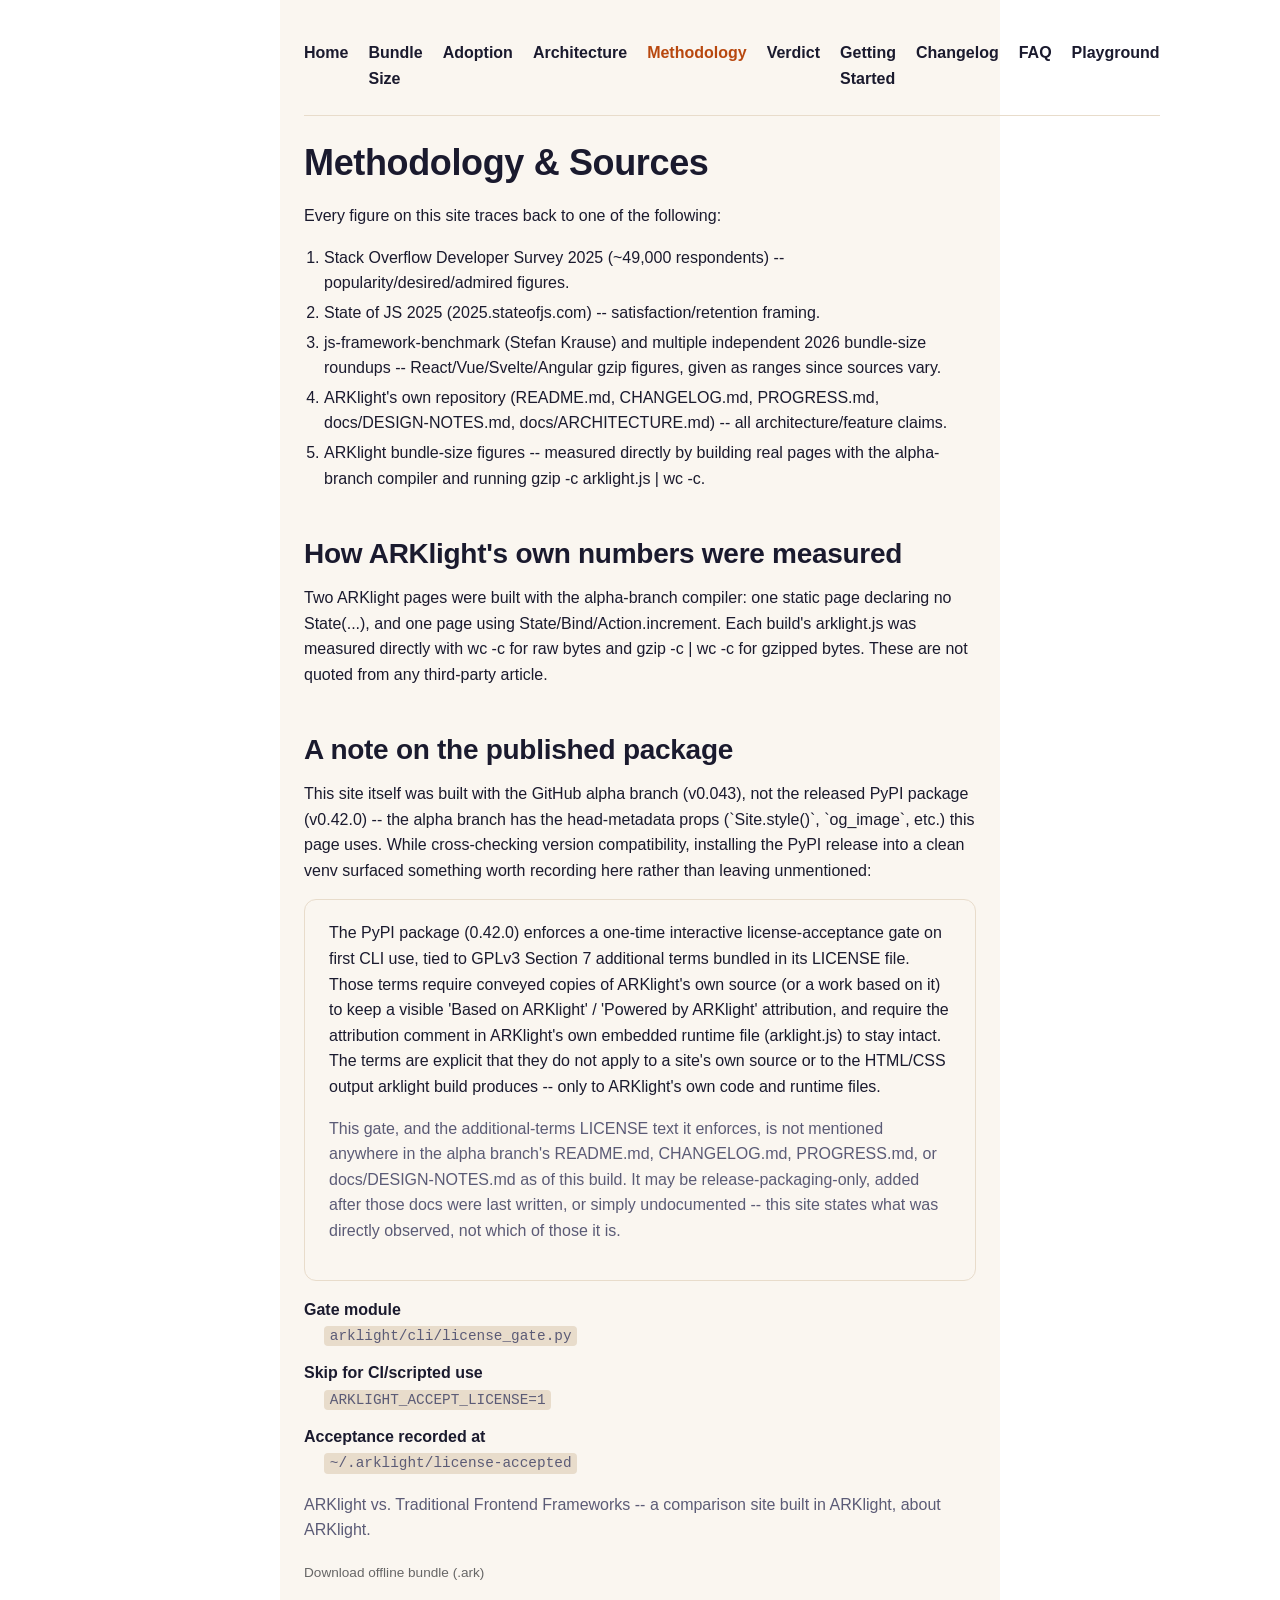
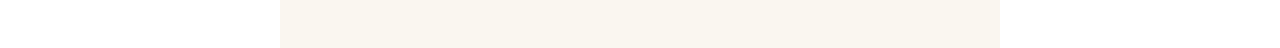
<file: ARK/methodology.html>
<!DOCTYPE html>
<html lang="en">
<head>
  <meta charset="utf-8">
  <meta name="viewport" content="width=device-width, initial-scale=1">
  <title>Methodology &amp; Sources</title>
  <link rel="stylesheet" href="styles.css">
  <meta name="description" content="Where every number on this site comes from, including how ARKlight&#x27;s own bundle sizes were measured.">
  <link rel="icon" href="assets/favicon.png">
  <meta property="og:title" content="Methodology &amp; Sources">
  <meta property="og:description" content="Where every number on this site comes from, including how ARKlight&#x27;s own bundle sizes were measured.">
  <meta property="og:image" content="assets/bundle-size-bar.png">
</head>
<body>
<div style="--ark-accent: #b8480f; --ark-accent-hover: #8f3709; --ark-border: #e8dccb; background: #faf6f0; margin: -2.5rem -1.5rem -4rem; padding: 2.5rem 1.5rem 4rem"><header class="cluster"><nav class="nav"><a href="index.html">Home</a><a href="bundle-size.html">Bundle Size</a><a href="adoption.html">Adoption</a><a href="architecture.html">Architecture</a><a href="methodology.html">Methodology</a><a href="verdict.html">Verdict</a><a href="getting-started.html">Getting Started</a><a href="changelog.html">Changelog</a><a href="faq.html">FAQ</a><a href="playground.html">Playground</a></nav></header><main class="page"><h1>Methodology &amp; Sources</h1><p>Every figure on this site traces back to one of the following:</p><ol><li>Stack Overflow Developer Survey 2025 (~49,000 respondents) -- popularity/desired/admired figures.</li><li>State of JS 2025 (2025.stateofjs.com) -- satisfaction/retention framing.</li><li>js-framework-benchmark (Stefan Krause) and multiple independent 2026 bundle-size roundups -- React/Vue/Svelte/Angular gzip figures, given as ranges since sources vary.</li><li>ARKlight&#x27;s own repository (README.md, CHANGELOG.md, PROGRESS.md, docs/DESIGN-NOTES.md, docs/ARCHITECTURE.md) -- all architecture/feature claims.</li><li>ARKlight bundle-size figures -- measured directly by building real pages with the alpha-branch compiler and running gzip -c arklight.js | wc -c.</li></ol><h2>How ARKlight&#x27;s own numbers were measured</h2><p>Two ARKlight pages were built with the alpha-branch compiler: one static page declaring no State(...), and one page using State/Bind/Action.increment. Each build&#x27;s arklight.js was measured directly with wc -c for raw bytes and gzip -c | wc -c for gzipped bytes. These are not quoted from any third-party article.</p><h2>A note on the published package</h2><p>This site itself was built with the GitHub alpha branch (v0.043), not the released PyPI package (v0.42.0) -- the alpha branch has the head-metadata props (`Site.style()`, `og_image`, etc.) this page uses. While cross-checking version compatibility, installing the PyPI release into a clean venv surfaced something worth recording here rather than leaving unmentioned:</p><div class="card"><p>The PyPI package (0.42.0) enforces a one-time interactive license-acceptance gate on first CLI use, tied to GPLv3 Section 7 additional terms bundled in its LICENSE file. Those terms require conveyed copies of ARKlight&#x27;s own source (or a work based on it) to keep a visible &#x27;Based on ARKlight&#x27; / &#x27;Powered by ARKlight&#x27; attribution, and require the attribution comment in ARKlight&#x27;s own embedded runtime file (arklight.js) to stay intact. The terms are explicit that they do not apply to a site&#x27;s own source or to the HTML/CSS output arklight build produces -- only to ARKlight&#x27;s own code and runtime files.</p><p class="muted">This gate, and the additional-terms LICENSE text it enforces, is not mentioned anywhere in the alpha branch&#x27;s README.md, CHANGELOG.md, PROGRESS.md, or docs/DESIGN-NOTES.md as of this build. It may be release-packaging-only, added after those docs were last written, or simply undocumented -- this site states what was directly observed, not which of those it is.</p></div><dl><dt>Gate module</dt><dd><code>arklight/cli/license_gate.py</code></dd><dt>Skip for CI/scripted use</dt><dd><code>ARKLIGHT_ACCEPT_LICENSE=1</code></dd><dt>Acceptance recorded at</dt><dd><code>~/.arklight/license-accepted</code></dd></dl></main><footer><p class="muted">ARKlight vs. Traditional Frontend Frameworks -- a comparison site built in ARKlight, about ARKlight.</p><a href="arklight-vs-frontend.ark" class="source-note">Download offline bundle (.ark)</a></footer></div>
<script src="arklight.js" defer></script>
</body>
</html>
</file>
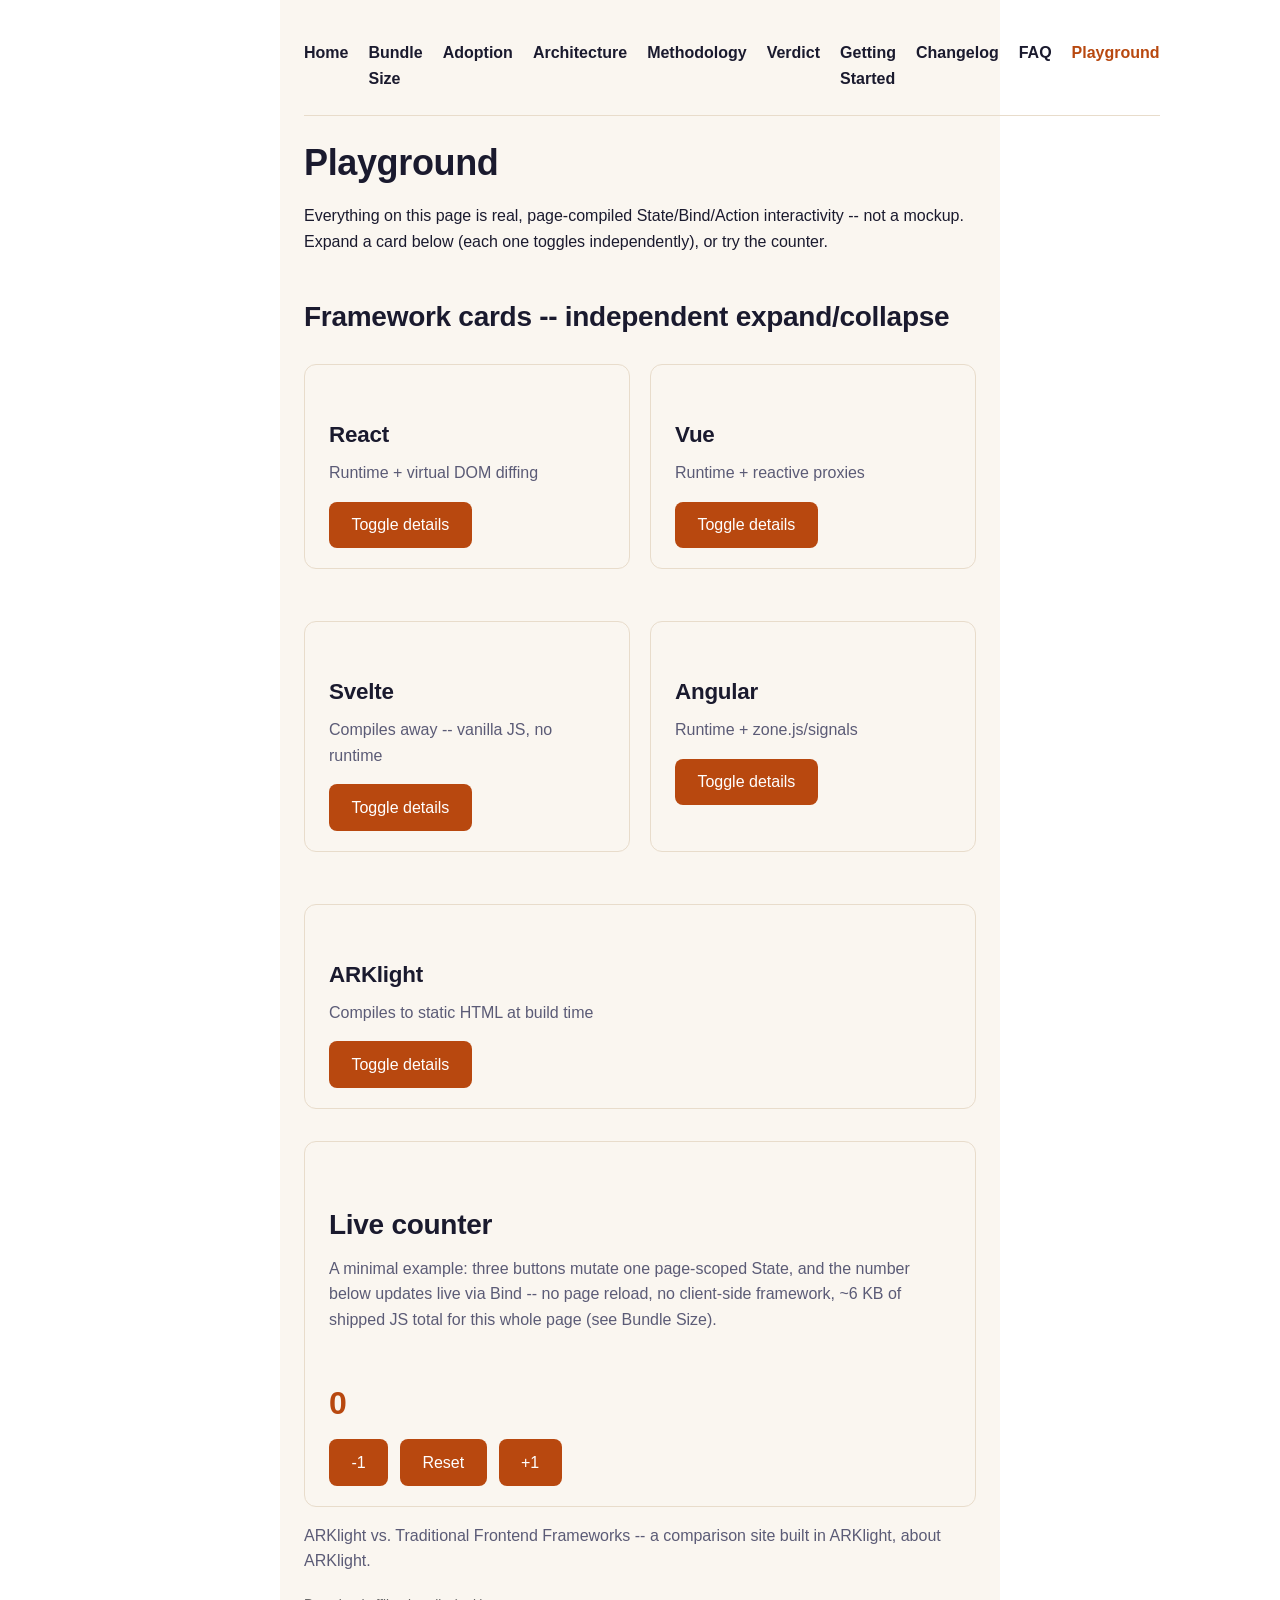
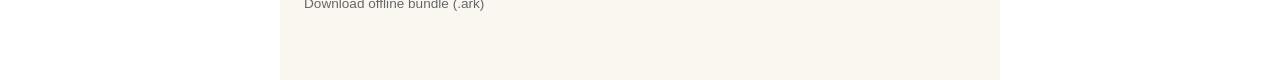
<file: ARK/playground.html>
<!DOCTYPE html>
<html lang="en">
<head>
  <meta charset="utf-8">
  <meta name="viewport" content="width=device-width, initial-scale=1">
  <title>Playground</title>
  <link rel="stylesheet" href="styles.css">
  <meta name="description" content="A live State/Bind/Action demo -- expandable cards and a counter, running entirely on ARKlight&#x27;s closed-vocabulary JS runtime.">
  <link rel="icon" href="assets/favicon.png">
  <meta property="og:title" content="Playground">
  <meta property="og:description" content="A live State/Bind/Action demo -- expandable cards and a counter, running entirely on ARKlight&#x27;s closed-vocabulary JS runtime.">
  <meta property="og:image" content="assets/bundle-size-bar.png">
</head>
<body data-ark-state="{&quot;show_detail_react&quot;: false, &quot;show_detail_vue&quot;: false, &quot;show_detail_svelte&quot;: false, &quot;show_detail_angular&quot;: false, &quot;show_detail_arklight&quot;: false, &quot;count&quot;: 0}">
<div style="--ark-accent: #b8480f; --ark-accent-hover: #8f3709; --ark-border: #e8dccb; background: #faf6f0; margin: -2.5rem -1.5rem -4rem; padding: 2.5rem 1.5rem 4rem"><header class="cluster"><nav class="nav"><a href="index.html">Home</a><a href="bundle-size.html">Bundle Size</a><a href="adoption.html">Adoption</a><a href="architecture.html">Architecture</a><a href="methodology.html">Methodology</a><a href="verdict.html">Verdict</a><a href="getting-started.html">Getting Started</a><a href="changelog.html">Changelog</a><a href="faq.html">FAQ</a><a href="playground.html">Playground</a></nav></header><main class="page"><h1>Playground</h1><p>Everything on this page is real, page-compiled State/Bind/Action interactivity -- not a mockup. Expand a card below (each one toggles independently), or try the counter.</p><h2>Framework cards -- independent expand/collapse</h2><div class="grid"><div class="card"><h3>React</h3><p class="muted">Runtime + virtual DOM diffing</p><button data-ark-on-click="action:toggle_bool" data-ark-action-state="show_detail_react">Toggle details</button><div class="playground-panel" data-ark-bind-class="playground-panel-open" data-ark-bind-class-state="show_detail_react"><p>Runtime + virtual DOM diffing</p></div></div><div class="card"><h3>Vue</h3><p class="muted">Runtime + reactive proxies</p><button data-ark-on-click="action:toggle_bool" data-ark-action-state="show_detail_vue">Toggle details</button><div class="playground-panel" data-ark-bind-class="playground-panel-open" data-ark-bind-class-state="show_detail_vue"><p>Runtime + reactive proxies</p></div></div><div class="card"><h3>Svelte</h3><p class="muted">Compiles away -- vanilla JS, no runtime</p><button data-ark-on-click="action:toggle_bool" data-ark-action-state="show_detail_svelte">Toggle details</button><div class="playground-panel" data-ark-bind-class="playground-panel-open" data-ark-bind-class-state="show_detail_svelte"><p>Compiles away -- vanilla JS, no runtime</p></div></div><div class="card"><h3>Angular</h3><p class="muted">Runtime + zone.js/signals</p><button data-ark-on-click="action:toggle_bool" data-ark-action-state="show_detail_angular">Toggle details</button><div class="playground-panel" data-ark-bind-class="playground-panel-open" data-ark-bind-class-state="show_detail_angular"><p>Runtime + zone.js/signals</p></div></div><div class="card bento-hero"><h3>ARKlight</h3><p class="muted">Compiles to static HTML at build time</p><button data-ark-on-click="action:toggle_bool" data-ark-action-state="show_detail_arklight">Toggle details</button><div class="playground-panel" data-ark-bind-class="playground-panel-open" data-ark-bind-class-state="show_detail_arklight"><p>Compiles to static HTML at build time. JS is optional, closed-vocabulary, and only shipped if a page actually declares State(...) -- nothing runs in the browser unless the page asked for it.</p></div></div></div><div class="card"><h2>Live counter</h2><p class="muted">A minimal example: three buttons mutate one page-scoped State, and the number below updates live via Bind -- no page reload, no client-side framework, ~6 KB of shipped JS total for this whole page (see Bundle Size).</p><h3 class="kpi-value"><span data-ark-bind="count">0</span></h3><div class="cluster"><button data-ark-on-click="action:decrement" data-ark-action-state="count" data-ark-action-args="{&quot;delta&quot;: 1}">-1</button><button data-ark-on-click="action:reset" data-ark-action-state="count">Reset</button><button data-ark-on-click="action:increment" data-ark-action-state="count" data-ark-action-args="{&quot;delta&quot;: 1}">+1</button></div></div></main><footer><p class="muted">ARKlight vs. Traditional Frontend Frameworks -- a comparison site built in ARKlight, about ARKlight.</p><a href="arklight-vs-frontend.ark" class="source-note">Download offline bundle (.ark)</a></footer></div>
<script src="arklight.js" defer></script>
</body>
</html>
</file>
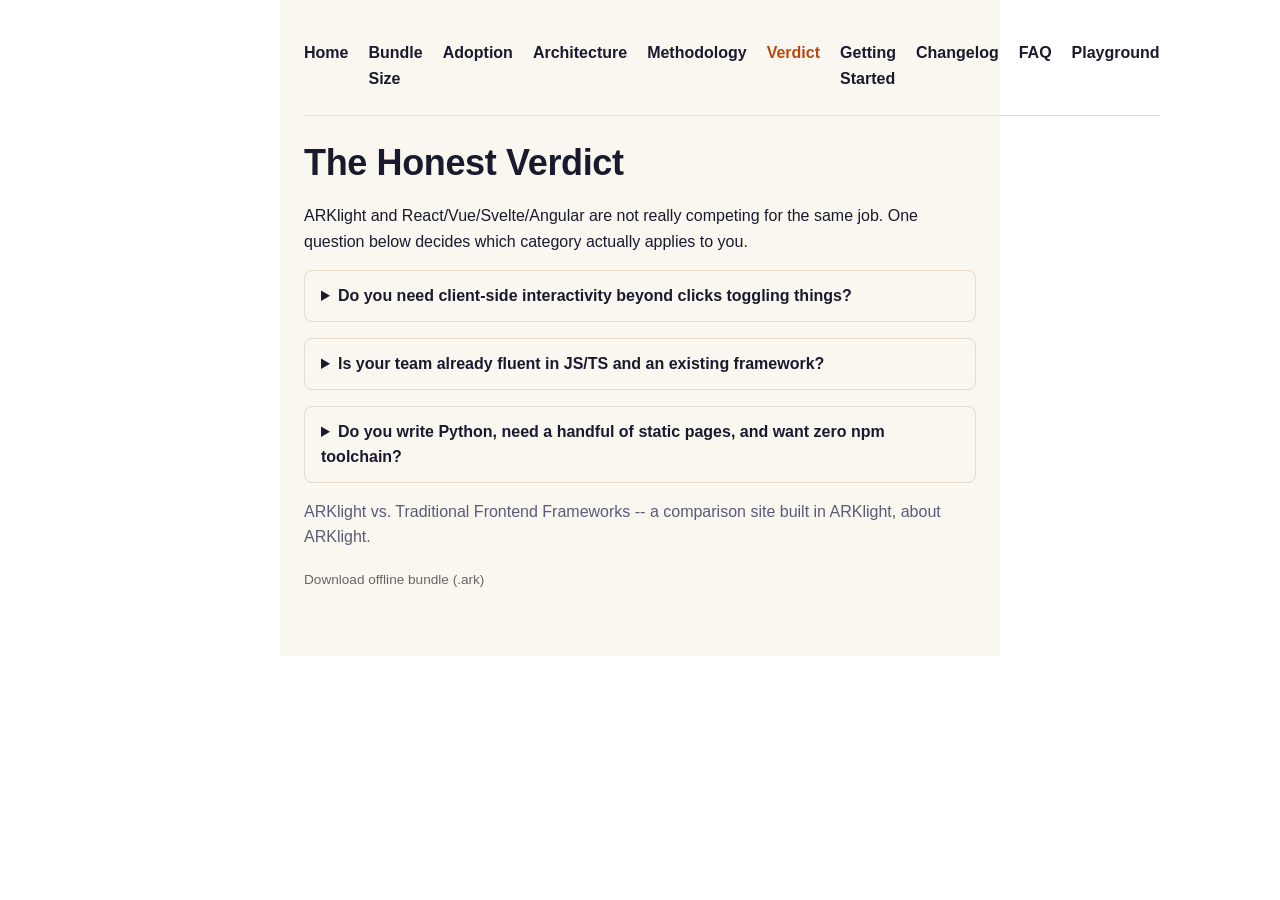
<file: ARK/verdict.html>
<!DOCTYPE html>
<html lang="en">
<head>
  <meta charset="utf-8">
  <meta name="viewport" content="width=device-width, initial-scale=1">
  <title>The Honest Verdict</title>
  <link rel="stylesheet" href="styles.css">
  <meta name="description" content="Who should actually use ARKlight, and who shouldn&#x27;t -- a direct recommendation.">
  <link rel="icon" href="assets/favicon.png">
  <meta property="og:title" content="The Honest Verdict">
  <meta property="og:description" content="Who should actually use ARKlight, and who shouldn&#x27;t -- a direct recommendation.">
  <meta property="og:image" content="assets/bundle-size-bar.png">
</head>
<body>
<div style="--ark-accent: #b8480f; --ark-accent-hover: #8f3709; --ark-border: #e8dccb; background: #faf6f0; margin: -2.5rem -1.5rem -4rem; padding: 2.5rem 1.5rem 4rem"><header class="cluster"><nav class="nav"><a href="index.html">Home</a><a href="bundle-size.html">Bundle Size</a><a href="adoption.html">Adoption</a><a href="architecture.html">Architecture</a><a href="methodology.html">Methodology</a><a href="verdict.html">Verdict</a><a href="getting-started.html">Getting Started</a><a href="changelog.html">Changelog</a><a href="faq.html">FAQ</a><a href="playground.html">Playground</a></nav></header><main class="page"><h1>The Honest Verdict</h1><p>ARKlight and React/Vue/Svelte/Angular are not really competing for the same job. One question below decides which category actually applies to you.</p><details><summary>Do you need client-side interactivity beyond clicks toggling things?</summary><p>If yes -- forms with live validation, drag-and-drop, real-time dashboards -- a traditional framework is the right tool. ARKlight&#x27;s JS is a closed, named vocabulary by design, not a smaller version of a full runtime.</p></details><details><summary>Is your team already fluent in JS/TS and an existing framework?</summary><p>If yes, switching costs likely outweigh ARKlight&#x27;s benefits today -- it&#x27;s a young, single-maintainer project without React/Vue/Svelte&#x27;s ecosystem.</p></details><details><summary>Do you write Python, need a handful of static pages, and want zero npm toolchain?</summary><p>This is ARKlight&#x27;s actual sweet spot: docs stubs, internal tools, a landing page templated out of a script, teaching contexts. Genuinely pleasant there.</p></details></main><footer><p class="muted">ARKlight vs. Traditional Frontend Frameworks -- a comparison site built in ARKlight, about ARKlight.</p><a href="arklight-vs-frontend.ark" class="source-note">Download offline bundle (.ark)</a></footer></div>
<script src="arklight.js" defer></script>
</body>
</html>
</file>
<file: ARK/styles.css>
/* Generated by ARKlight -- v0.003 default stylesheet.
   Override any of this with `style={...}` or `class_name="..."` props
   on your components. */

:root {
  --ark-bg: #ffffff;
  --ark-text: #1a1a2e;
  --ark-muted: #5b5b76;
  --ark-accent: #4f46e5;
  --ark-accent-hover: #4338ca;
  --ark-border: #e5e5f0;
  --ark-max-width: 720px;
}

* {
  box-sizing: border-box;
}

body {
  margin: 0;
  padding: 2.5rem 1.5rem 4rem;
  background: var(--ark-bg);
  color: var(--ark-text);
  font-family: -apple-system, BlinkMacSystemFont, "Segoe UI", Roboto, Helvetica, Arial,
    sans-serif;
  line-height: 1.6;
  max-width: var(--ark-max-width);
  margin-left: auto;
  margin-right: auto;
}

h1, h2, h3, h4, h5, h6 {
  line-height: 1.25;
  margin: 1.6em 0 0.5em;
  font-weight: 700;
  letter-spacing: -0.01em;
}

h1 { font-size: 2.25rem; margin-top: 0; }
h2 { font-size: 1.75rem; }
h3 { font-size: 1.4rem; }
h4 { font-size: 1.15rem; }
h5 { font-size: 1rem; }
h6 { font-size: 0.9rem; text-transform: uppercase; letter-spacing: 0.05em; color: var(--ark-muted); }

p {
  margin: 0 0 1em;
  color: var(--ark-text);
}

a {
  color: var(--ark-accent);
  text-decoration: none;
}

a:hover {
  color: var(--ark-accent-hover);
  text-decoration: underline;
}

button {
  font: inherit;
  background: var(--ark-accent);
  color: #ffffff;
  border: none;
  border-radius: 8px;
  padding: 0.65em 1.4em;
  cursor: pointer;
  transition: background 0.15s ease;
}

button:hover {
  background: var(--ark-accent-hover);
}

ul {
  padding-left: 1.25em;
  margin: 0 0 1em;
}

li {
  margin: 0.25em 0;
}

img {
  max-width: 100%;
  border-radius: 8px;
}

div {
  margin: 0;
}

/* Utility classes available to any component via class_name="..." */

.nav {
  display: flex;
  gap: 1.25rem;
  padding-bottom: 1.5rem;
  margin-bottom: 1.5rem;
  border-bottom: 1px solid var(--ark-border);
}

.nav a {
  color: var(--ark-text);
  font-weight: 600;
}

.nav a:hover {
  color: var(--ark-accent);
}

.nav a.is-active {
  color: var(--ark-accent);
}

.page {
  padding: 0;
}

/* Pairs with the "toggle" behavior (see arklight.backend.js): start an
   element hidden with class_name="hidden", then toggle_class="hidden"
   on the button that reveals it. */
.hidden {
  display: none;
}

.muted {
  color: var(--ark-muted);
}

.card {
  border: 1px solid var(--ark-border);
  border-radius: 12px;
  padding: 1.25rem 1.5rem;
  margin: 1em 0;
}

/* ------------------------------------------------------------------ */
/* v0.003 -- default styling for the extended tag vocabulary.          */
/* ------------------------------------------------------------------ */

header, footer, main, nav, section, article, aside {
  display: block;
}

header {
  display: flex;
  flex-wrap: wrap;
  align-items: center;
  gap: clamp(0.5rem, 2vw, 1.5rem);
}

figure {
  margin: 1.5em 0;
}

figcaption {
  color: var(--ark-muted);
  font-size: 0.9rem;
  margin-top: 0.5em;
}

/* <details>/<summary>: a native disclosure widget -- no `toggle`
   behavior needed for a plain accordion. */
details {
  border: 1px solid var(--ark-border);
  border-radius: 8px;
  padding: 0.75em 1em;
  margin: 1em 0;
}

summary {
  cursor: pointer;
  font-weight: 600;
}

details[open] summary {
  margin-bottom: 0.5em;
}

strong { font-weight: 700; }
em { font-style: italic; }
small { font-size: 0.85em; color: var(--ark-muted); }
mark { background: #fef3c7; color: inherit; padding: 0.1em 0.2em; border-radius: 3px; }

code {
  font-family: ui-monospace, SFMono-Regular, Menlo, Consolas, "Liberation Mono", monospace;
  font-size: 0.9em;
  background: var(--ark-border);
  padding: 0.15em 0.4em;
  border-radius: 4px;
}

pre {
  background: #1a1a2e;
  color: #e5e5f0;
  padding: 1em 1.25em;
  border-radius: 8px;
  overflow-x: auto;
  margin: 1em 0;
}

pre code {
  background: none;
  padding: 0;
  color: inherit;
}

blockquote {
  border-left: 3px solid var(--ark-accent);
  margin: 1em 0;
  padding: 0.25em 0 0.25em 1.25em;
  color: var(--ark-muted);
}

hr {
  border: none;
  border-top: 1px solid var(--ark-border);
  margin: 2em 0;
}

abbr[title] {
  text-decoration: underline dotted;
  cursor: help;
}

time, cite {
  color: var(--ark-muted);
}

/* Forms. */

form {
  display: block;
  margin: 0;
}

fieldset {
  border: 1px solid var(--ark-border);
  border-radius: 8px;
  padding: 1em 1.25em;
  margin: 1em 0;
}

legend {
  font-weight: 600;
  padding: 0 0.4em;
}

label {
  display: block;
  font-weight: 600;
  margin: 0.75em 0 0.3em;
}

input, textarea, select {
  font: inherit;
  color: var(--ark-text);
  background: var(--ark-bg);
  border: 1px solid var(--ark-border);
  border-radius: 6px;
  padding: 0.55em 0.75em;
  width: 100%;
  max-width: 100%;
  box-sizing: border-box;
}

input:focus, textarea:focus, select:focus {
  outline: 2px solid var(--ark-accent);
  outline-offset: 1px;
}

textarea {
  resize: vertical;
  min-height: 6em;
}

input[type="checkbox"], input[type="radio"] {
  width: auto;
  margin-right: 0.5em;
}

/* Tables. */

table {
  width: 100%;
  border-collapse: collapse;
  margin: 1em 0;
}

caption {
  caption-side: top;
  text-align: left;
  color: var(--ark-muted);
  margin-bottom: 0.5em;
}

th, td {
  text-align: left;
  padding: 0.6em 0.9em;
  border-bottom: 1px solid var(--ark-border);
}

th {
  font-weight: 700;
  border-bottom-width: 2px;
}

/* Media. */

video, audio {
  max-width: 100%;
  border-radius: 8px;
}

audio {
  width: 100%;
}

picture img {
  max-width: 100%;
  border-radius: 8px;
}

/* ------------------------------------------------------------------ */
/* v0.003 -- default styling for the second vocabulary addendum.       */
/* ------------------------------------------------------------------ */

ol {
  padding-left: 1.25em;
  margin: 0 0 1em;
}

dl {
  margin: 0 0 1em;
}

dt {
  font-weight: 700;
}

dd {
  margin: 0 0 0.75em 1.25em;
  color: var(--ark-muted);
}

progress, meter {
  width: 100%;
  height: 0.6em;
  accent-color: var(--ark-accent);
}

output {
  font-weight: 600;
}

dialog {
  border: 1px solid var(--ark-border);
  border-radius: 12px;
  padding: 1.5rem 1.75rem;
  max-width: min(90vw, 32rem);
}

dialog::backdrop {
  background: rgba(26, 26, 46, 0.4);
}

kbd {
  font-family: ui-monospace, SFMono-Regular, Menlo, Consolas, "Liberation Mono", monospace;
  font-size: 0.85em;
  background: var(--ark-bg);
  border: 1px solid var(--ark-border);
  border-bottom-width: 2px;
  border-radius: 4px;
  padding: 0.1em 0.4em;
}

samp, var {
  font-family: ui-monospace, SFMono-Regular, Menlo, Consolas, "Liberation Mono", monospace;
  font-size: 0.9em;
}

dfn {
  font-style: italic;
}

address {
  font-style: normal;
  color: var(--ark-muted);
}

ruby {
  ruby-position: over;
}

rt {
  color: var(--ark-muted);
  font-size: 0.65em;
}

colgroup col.highlight {
  background: var(--ark-border);
}

iframe {
  max-width: 100%;
  border: 1px solid var(--ark-border);
  border-radius: 8px;
}

map, area {
  display: none; /* invisible hotspot layer over an <img>, nothing to lay out */
}

/* ------------------------------------------------------------------ */
/* v0.003 -- intrinsic responsive layout utilities.                    */
/*                                                                      */
/* ARKlight's `Page` never gets a `<head>` hook (see                   */
/* docs/DESIGN-NOTES.md), so there is no `@media`/`@container` query    */
/* available to any generated site -- responsiveness has to come from  */
/* the browser reflowing content from available width alone, not from  */
/* a rule keyed to a width threshold. These utility classes are the    */
/* standard, well-established answer to that constraint (the pattern   */
/* is sometimes called "intrinsic web design"): layouts that adapt      */
/* using only flexbox/grid sizing keywords (`minmax`, `auto-fit`,       */
/* `flex-wrap`, `clamp`), with no breakpoint ever written down. Opt in  */
/* with `class_name="stack"`, `class_name="cluster"`, etc. -- same       */
/* mechanism as `.nav`/`.card` above. */

/* Stack: consistent vertical rhythm between block children, no margin
   collapsing surprises. */
.stack > * + * {
  margin-top: var(--ark-stack-space, 1.25rem);
}

/* Cluster: a row of items that wraps as a group once it runs out of
   width -- nav bars, tag lists, button groups. */
.cluster {
  display: flex;
  flex-wrap: wrap;
  align-items: center;
  gap: var(--ark-cluster-space, 0.75rem);
}

/* Sidebar: two panels that sit side-by-side once there's room for
   both, and stack vertically when there isn't -- no breakpoint, the
   flex-basis/grow math decides. */
.sidebar {
  display: flex;
  flex-wrap: wrap;
  gap: var(--ark-sidebar-space, 1.5rem);
}

.sidebar > :first-child {
  flex-basis: var(--ark-sidebar-width, 16rem);
  flex-grow: 1;
}

.sidebar > :last-child {
  flex-basis: 0;
  flex-grow: 999;
  min-width: 60%;
}

/* Switcher: children are stacked until the container is wide enough
   for all of them at a sensible minimum width, then they sit in a row
   -- a tab bar or a card row that becomes a stack on a narrow screen
   without ever checking the *screen's* width, only its own. */
.switcher {
  display: flex;
  flex-wrap: wrap;
  gap: var(--ark-switcher-space, 1rem);
}

.switcher > * {
  flex-grow: 1;
  flex-basis: calc((var(--ark-switcher-threshold, 30rem) - 100%) * 999);
}

/* Grid: an auto-filling card/tile grid with no explicit column count
   and no breakpoint -- the browser fits as many `minmax()`-wide
   columns as the available width allows. */
.grid {
  display: grid;
  grid-template-columns: repeat(auto-fit, minmax(var(--ark-grid-min, 16rem), 1fr));
  gap: var(--ark-grid-space, 1.25rem);
}

/* Center: constrains and horizontally centers content, with optional
   inner gutters -- the "column" every `Page` already gets, available
   for use inside nested sections too. */
.center {
  max-width: var(--ark-center-width, 60ch);
  margin-left: auto;
  margin-right: auto;
  padding-left: var(--ark-center-gutter, 0);
  padding-right: var(--ark-center-gutter, 0);
}

/* Reel: a horizontally-scrolling row (image strips, card carousels)
   that never wraps or overflows the page -- an intrinsic alternative
   to a JS carousel. */
.reel {
  display: flex;
  gap: var(--ark-reel-space, 1rem);
  overflow-x: auto;
  scroll-snap-type: x proximity;
  padding-bottom: 0.5rem;
}

.reel > * {
  scroll-snap-align: start;
  flex: 0 0 auto;
}

/* Fluid heading: scales smoothly between a minimum and maximum size
   across the available width using `clamp()`, instead of jumping at a
   fixed breakpoint. */
.fluid-heading {
  font-size: clamp(1.75rem, 1.1rem + 2.5vw, 3rem);
  line-height: 1.15;
}

/* Pairs with the "dismiss" behavior (see arklight.backend.js): a
   banner/alert that a `Button` can permanently hide via
   `on_click="dismiss"`. */
.alert {
  display: flex;
  align-items: center;
  justify-content: space-between;
  gap: 1rem;
  border: 1px solid var(--ark-border);
  border-left: 4px solid var(--ark-accent);
  border-radius: 8px;
  padding: 0.9em 1.1em;
  margin: 1em 0;
  background: var(--ark-border);
}

/* Custom classes -- registered via `site.style(...)`. */

.bento-hero {
  grid-column: span 2;
}

.hero {
  border-bottom: 2px solid var(--ark-accent);
  margin-bottom: 1.5rem;
  padding: 2.5rem 0;
}

.kpi-value {
  color: var(--ark-accent);
  font-size: 2rem;
  font-weight: 700;
}

.nav-brand {
  color: var(--ark-accent);
  font-weight: 700;
  letter-spacing: -0.02em;
}

.playground-panel {
  max-height: 0;
  opacity: 0;
  overflow: hidden;
  transition: max-height 0.25s ease, opacity 0.2s ease;
}

.playground-panel-open {
  max-height: 400px;
  opacity: 1;
}

.source-note {
  color: #666;
  font-size: 0.85rem;
}

.status-done {
  color: #3f6212;
  font-weight: 600;
}

.status-in-progress {
  color: var(--ark-accent);
  font-weight: 600;
}

.status-planned {
  color: var(--ark-muted);
}
</file>
